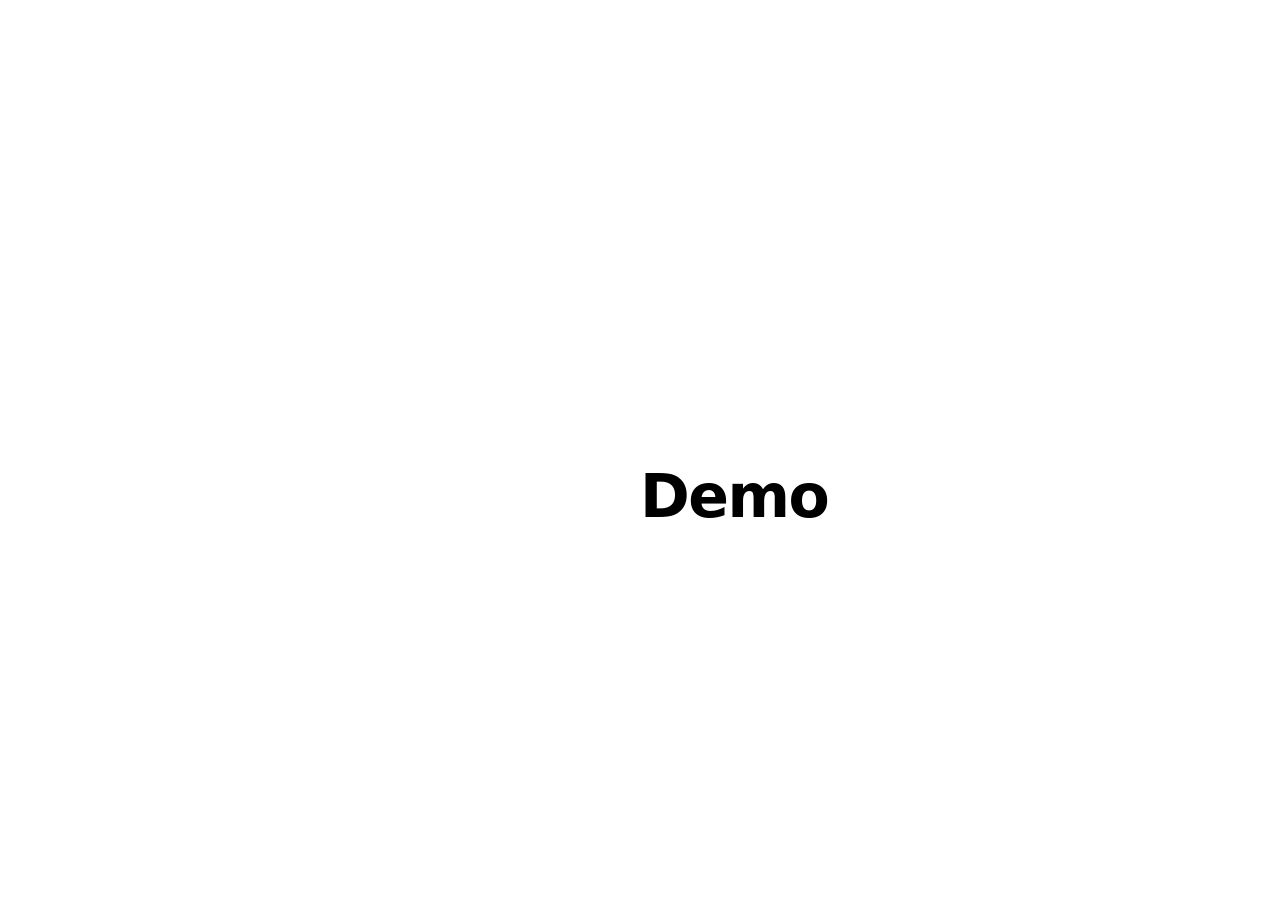
<file: index.html>
<!DOCTYPE html>
<html lang="en-AU">
  <head>
    <meta charset="UTF-8" />
    <meta name="viewport" content="width=device-width, initial-scale=1.0" />
    <title>Demo</title>
    <link rel="stylesheet" href="src/output.css" />
  </head>
  <body class="overflow-hidden">
    <div
      class="flex min-h-[100vh] flex-col items-center justify-center bg-gradient-to-r from-primary to-secondary"
    >
      <div class="mx-auto max-w-md text-center">
        <h1
          class="absolute mt-4 text-6xl font-bold tracking-tight text-primary-foreground sm:text-6xl cursor-default"
        >
          Demo
        </h1>
      </div>
    </div>
    <script>
      document.addEventListener("mousemove", function (event) {
        var x = event.clientX;
        var y = event.clientY;
        var h1 = document.querySelector("h1");
        h1.style.left = x - h1.offsetWidth / 2 + "px";
        h1.style.top = y - h1.offsetHeight + "px";
      });

      document.querySelector("h1").addEventListener("click", function () {
        this.style.transition = "transform 1s ease";
        var rotation = getComputedStyle(this).getPropertyValue("transform");
        if (rotation === "none") {
          this.style.transform = "rotate(360deg)";
        } else {
          this.style.transform = "none";
        }
      });

      var colors = ["#FFCCCC", "#FFDDCC", "#FFEACC", "#FFF9CC"]; // Define the colors you want to transition between
      var currentIndex = 0; // Start with the first color

      function changeBackgroundColor() {
        document.body.style.transition = "background-color 1s ease"; // Set the transition duration and easing
        document.body.style.backgroundColor = colors[currentIndex]; // Change the background color

        currentIndex = (currentIndex + 1) % colors.length; // Move to the next color in the array
      }

      setInterval(changeBackgroundColor, 2000); // Call the function every 2 seconds (adjust the interval as needed)
    </script>
  </body>
</html>
</file>
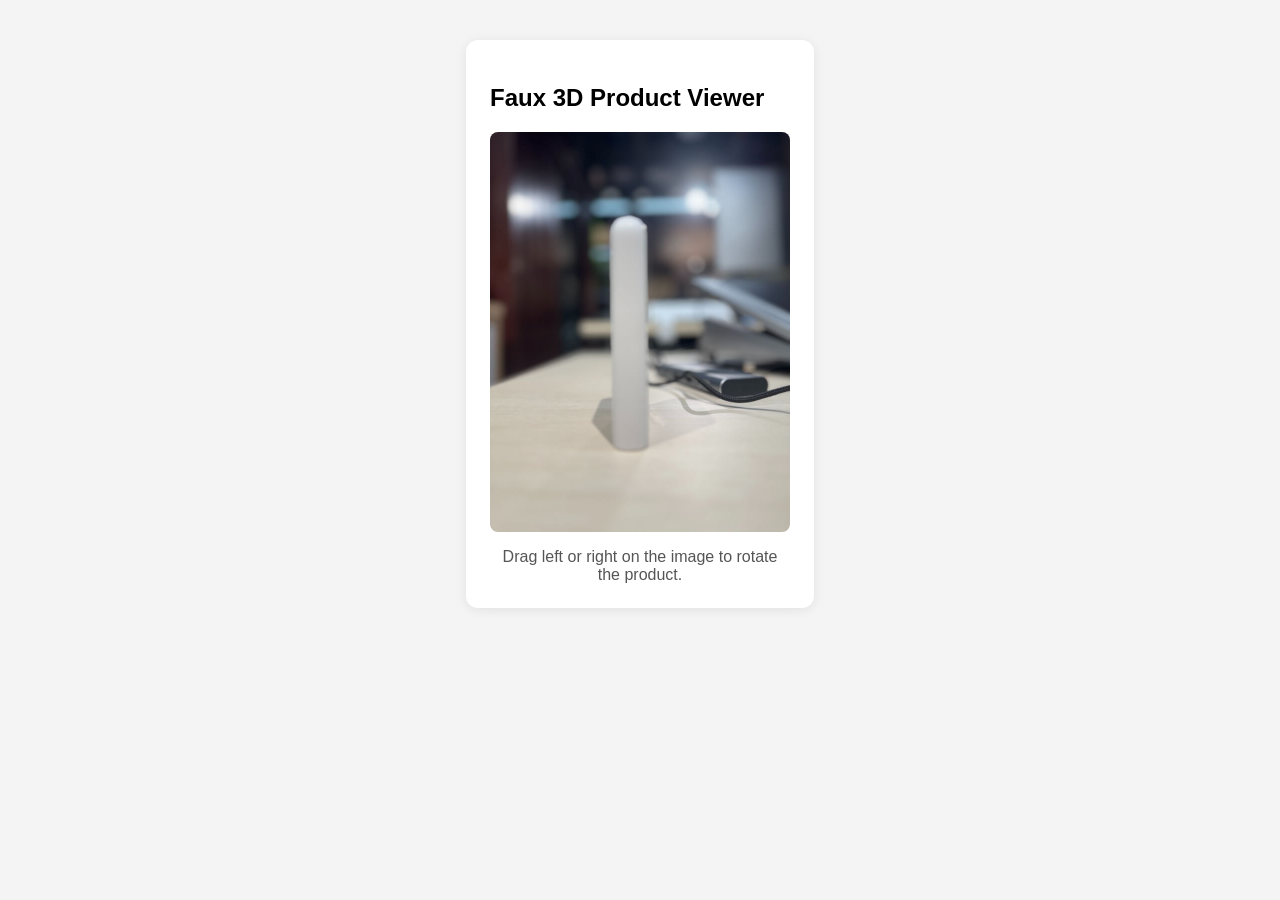
<file: faux-3d-imagery/index.html>
<!DOCTYPE html>
<html lang="en">
  <head>
    <meta charset="UTF-8" />
    <meta name="viewport" content="width=device-width, initial-scale=1.0" />
    <title>Faux 3D Image Viewer Demo</title>
    <style>
      body {
        font-family: sans-serif;
        background: #f4f4f4;
      }
      .container {
        max-width: 300px;
        margin: 40px auto;
        background: #fff;
        padding: 24px;
        border-radius: 12px;
        box-shadow: 0 2px 12px rgba(0, 0, 0, 0.08);
      }
      .viewer {
        width: 100%;
        height: 400px;
        background: #222;
        display: flex;
        align-items: center;
        justify-content: center;
        overflow: hidden;
        border-radius: 8px;
        cursor: ew-resize;
        user-select: none;
        position: relative;
      }
      .viewer img {
        max-width: 100%;
        max-height: 100%;
        display: block;
        margin: 0 auto;
        pointer-events: none;
        transition: opacity 0.1s;
      }
      .instructions {
        margin-top: 16px;
        color: #555;
        text-align: center;
      }
    </style>
  </head>
  <body>
    <div class="container">
      <h2>Faux 3D Product Viewer</h2>
      <div class="viewer" id="viewer">
        <img id="productImage" src="img/1.jpg" alt="3D Product View" />
      </div>
      <div class="instructions">
        Drag left or right on the image to rotate the product.
      </div>
    </div>
    <script>
      // Preload images
      const images = [
        "img/1.jpg",
        "img/2.jpg",
        "img/3.jpg",
        "img/4.jpg",
        "img/5.jpg",
        "img/6.jpg",
        "img/7.jpg",
        "img/8.jpg",
        "img/9.jpg",
      ];
      const preloadedImages = [];
      images.forEach((src) => {
        const img = new Image();
        img.src = src;
        preloadedImages.push(img);
      });
      let currentIndex = 0;
      let isDragging = false;
      let startX = 0;
      let lastIndex = 0;

      const viewer = document.getElementById("viewer");
      const productImage = document.getElementById("productImage");

      function updateImage(index) {
        productImage.src = images[index];
      }

      viewer.addEventListener("mousedown", (e) => {
        isDragging = true;
        startX = e.clientX;
        lastIndex = currentIndex;
        viewer.style.cursor = "grabbing";
      });
      document.addEventListener("mouseup", () => {
        isDragging = false;
        viewer.style.cursor = "ew-resize";
      });
      document.addEventListener("mousemove", (e) => {
        if (!isDragging) return;
        const dx = e.clientX - startX;
        const sensitivity = 20; // pixels per image
        let newIndex = lastIndex + Math.floor(dx / sensitivity);
        newIndex = ((newIndex % images.length) + images.length) % images.length;
        if (newIndex !== currentIndex) {
          currentIndex = newIndex;
          updateImage(currentIndex);
        }
      });
      // Touch support
      viewer.addEventListener("touchstart", (e) => {
        isDragging = true;
        startX = e.touches[0].clientX;
        lastIndex = currentIndex;
      });
      document.addEventListener("touchend", () => {
        isDragging = false;
      });
      document.addEventListener("touchmove", (e) => {
        if (!isDragging) return;
        const dx = e.touches[0].clientX - startX;
        const sensitivity = 20;
        let newIndex = lastIndex + Math.floor(dx / sensitivity);
        newIndex = ((newIndex % images.length) + images.length) % images.length;
        if (newIndex !== currentIndex) {
          currentIndex = newIndex;
          updateImage(currentIndex);
        }
      });
    </script>
  </body>
</html>
</file>
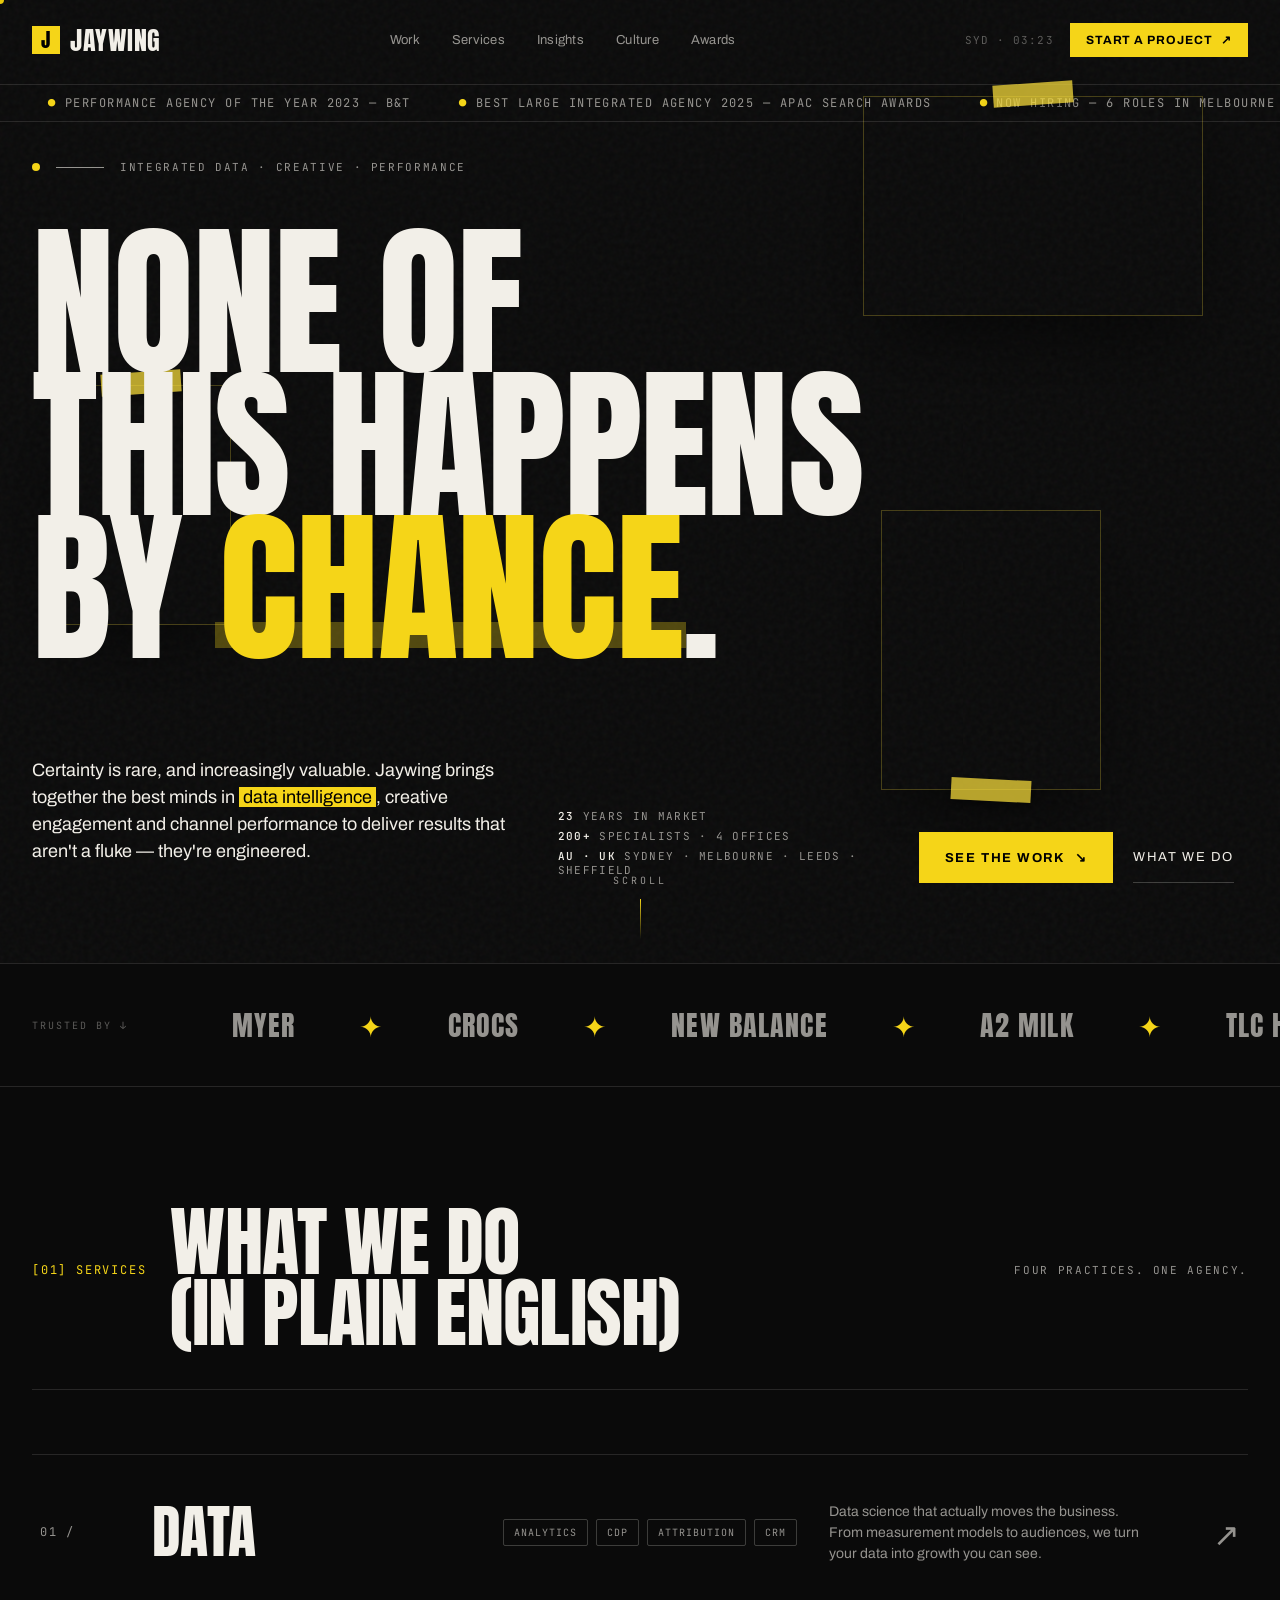
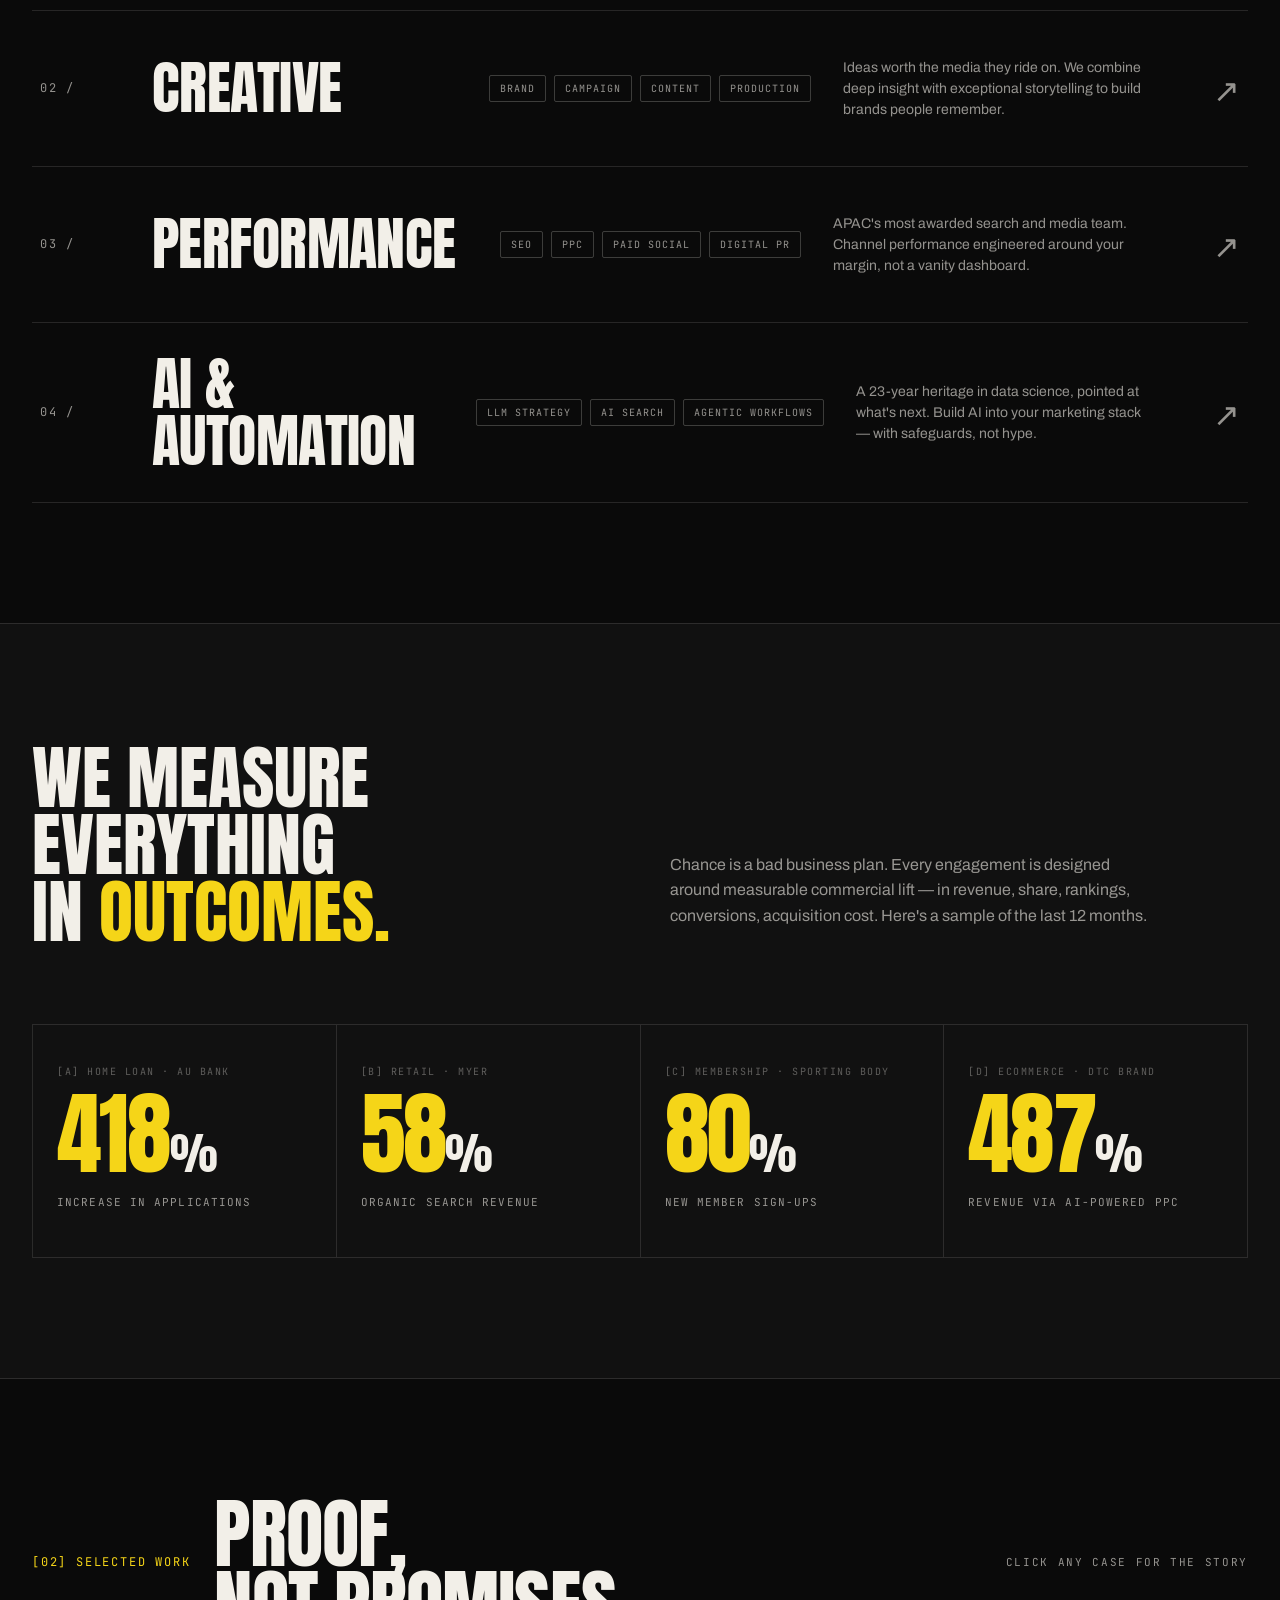
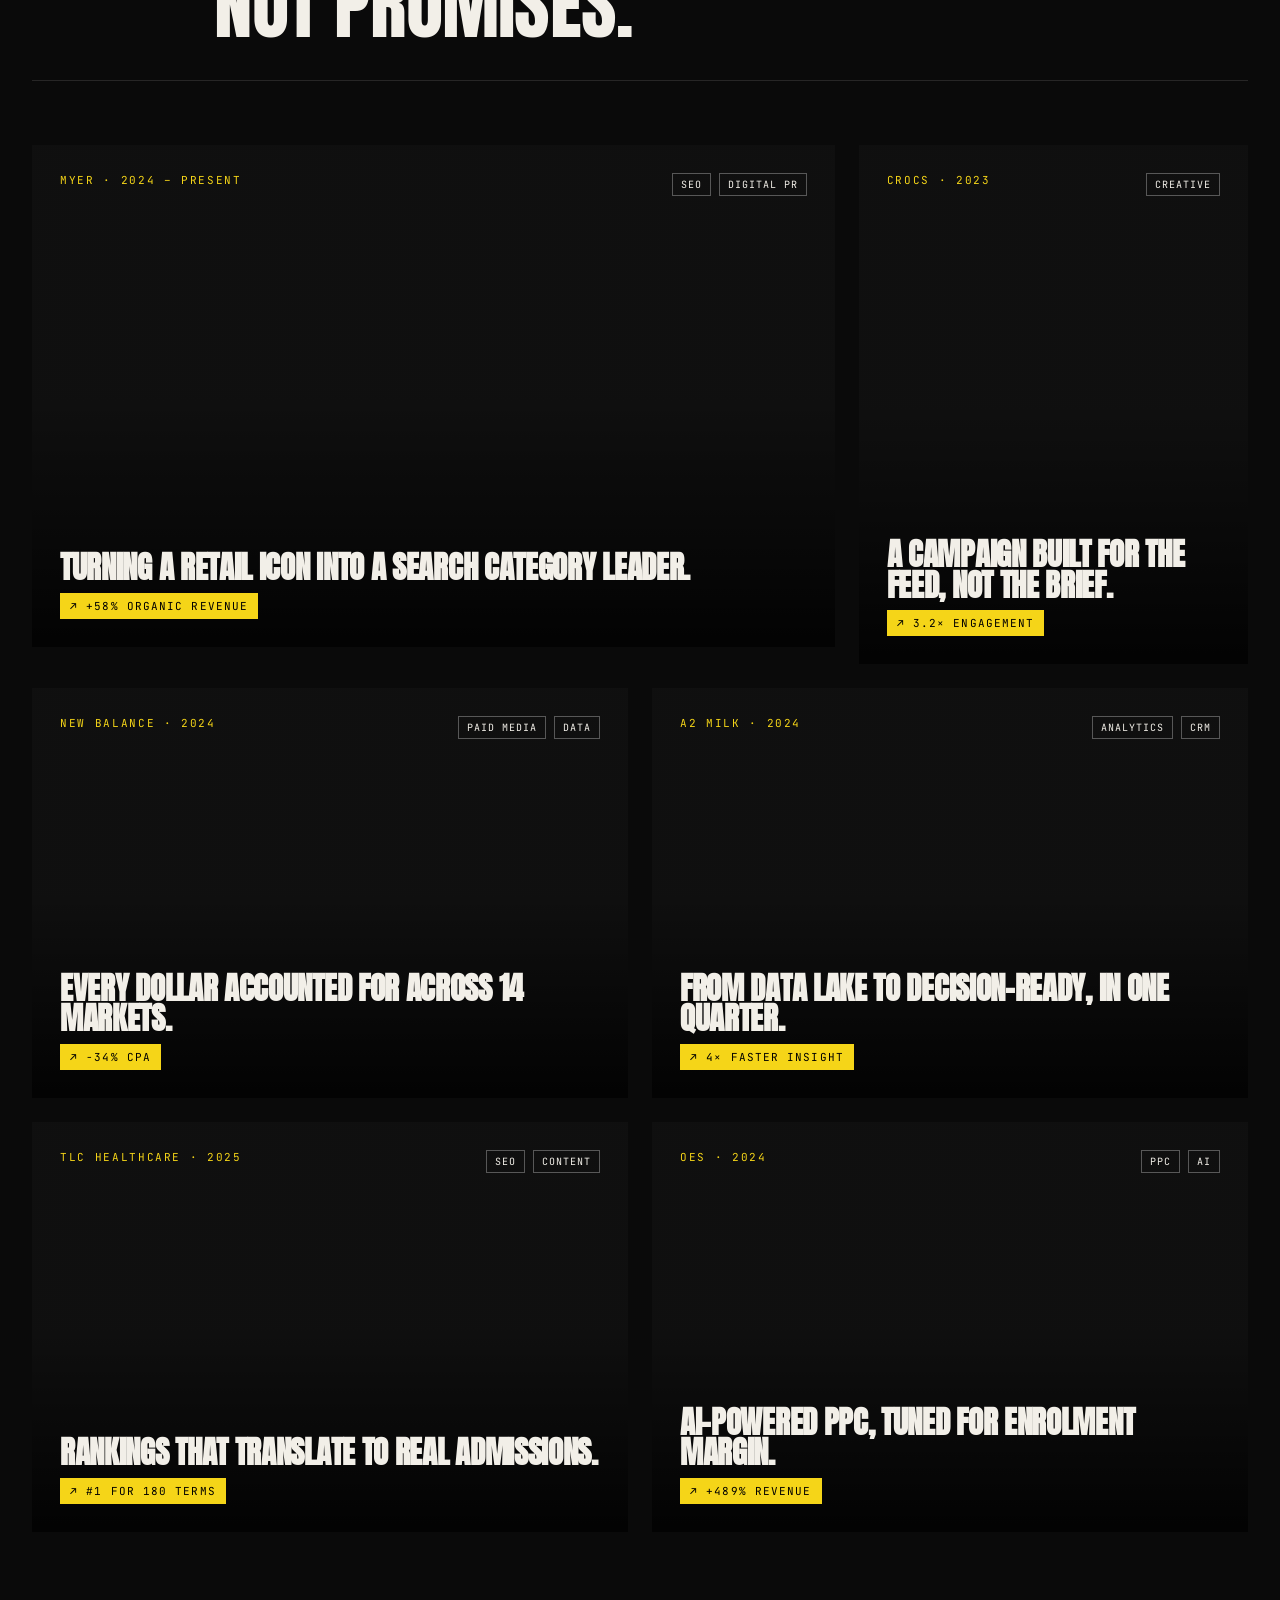
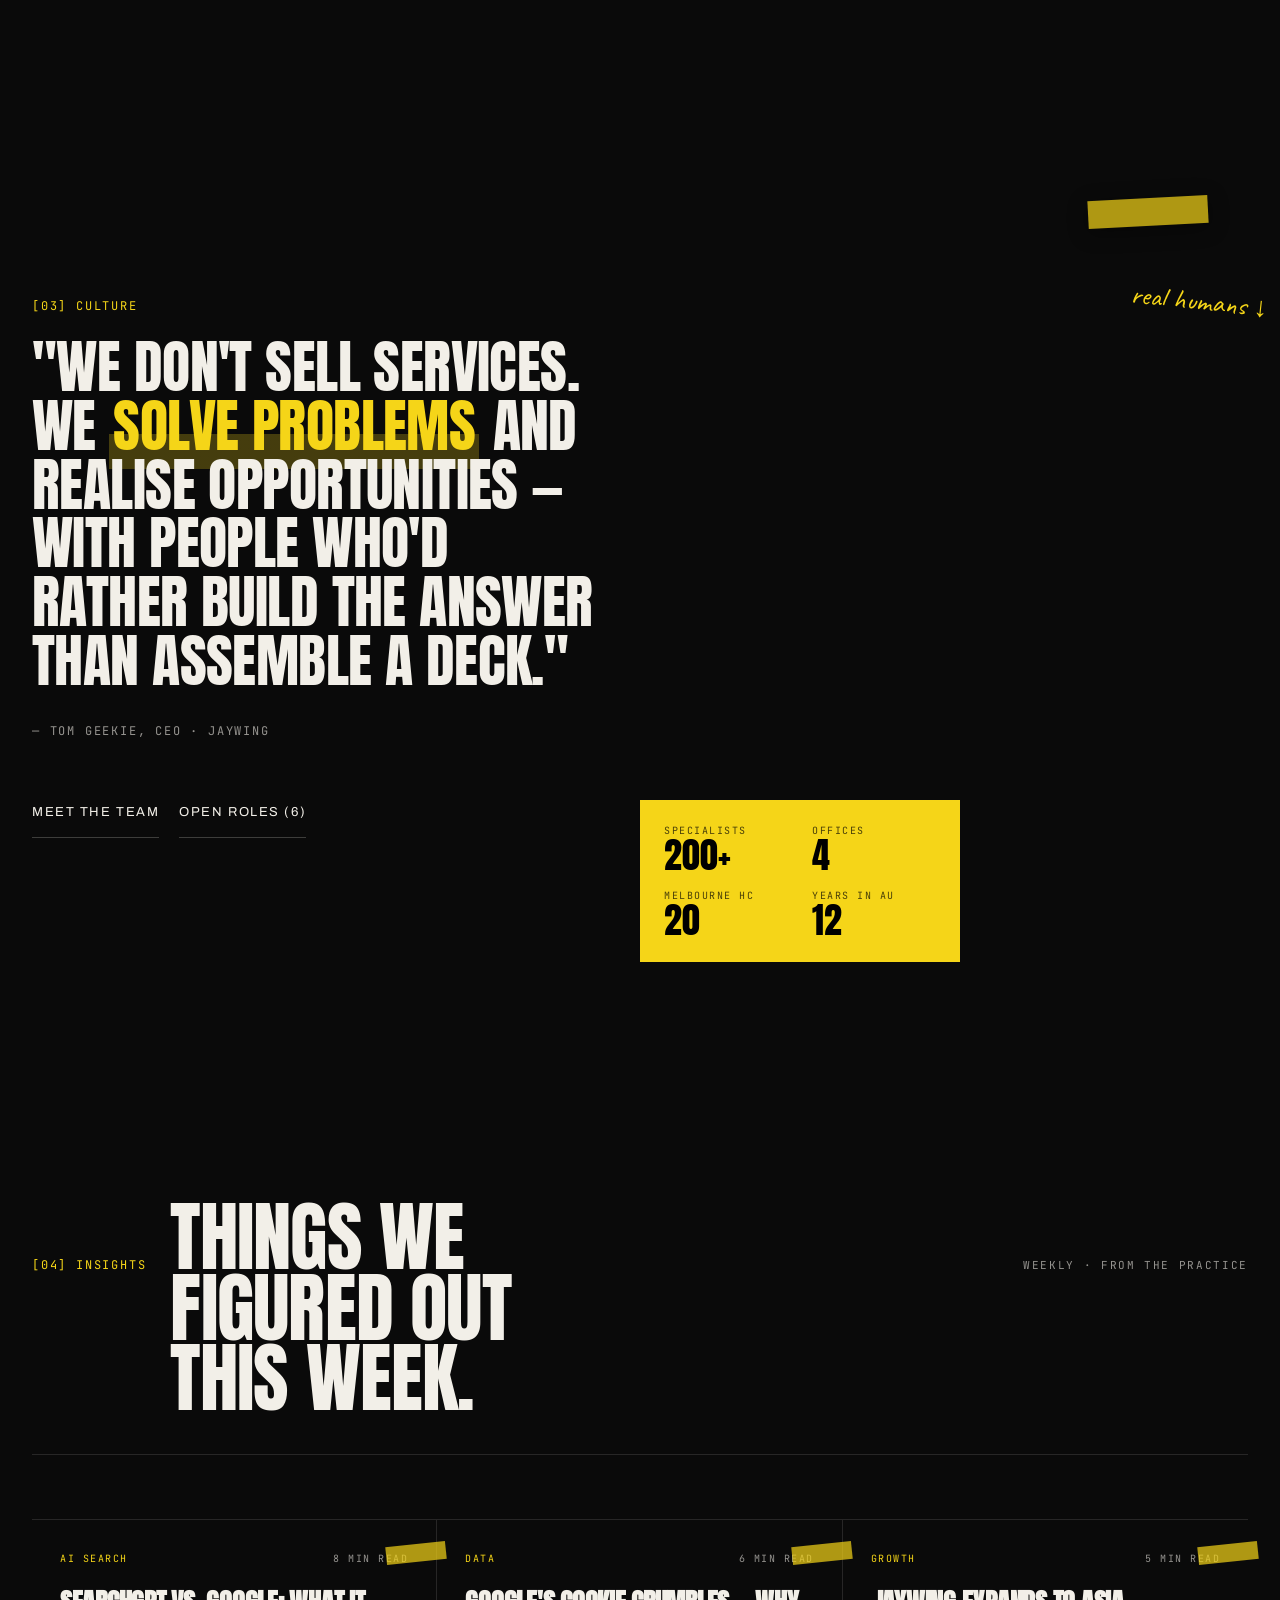
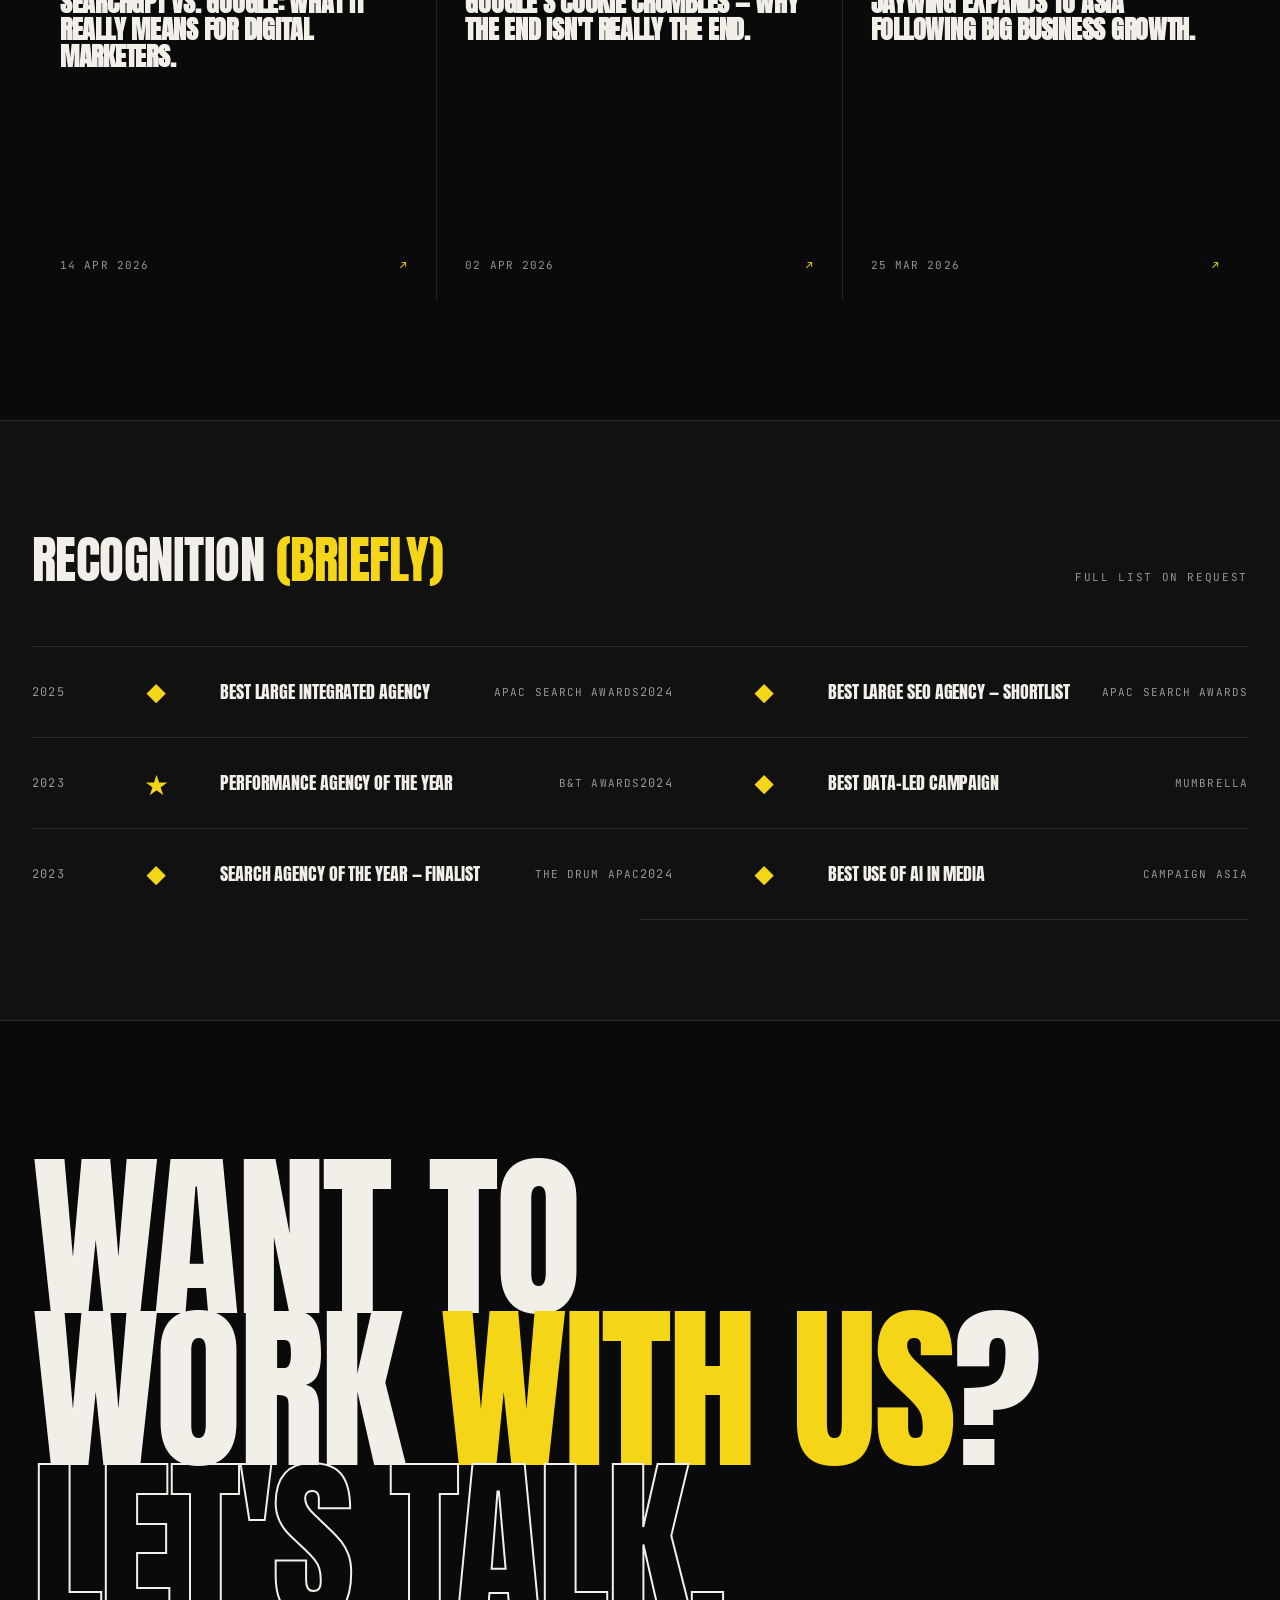
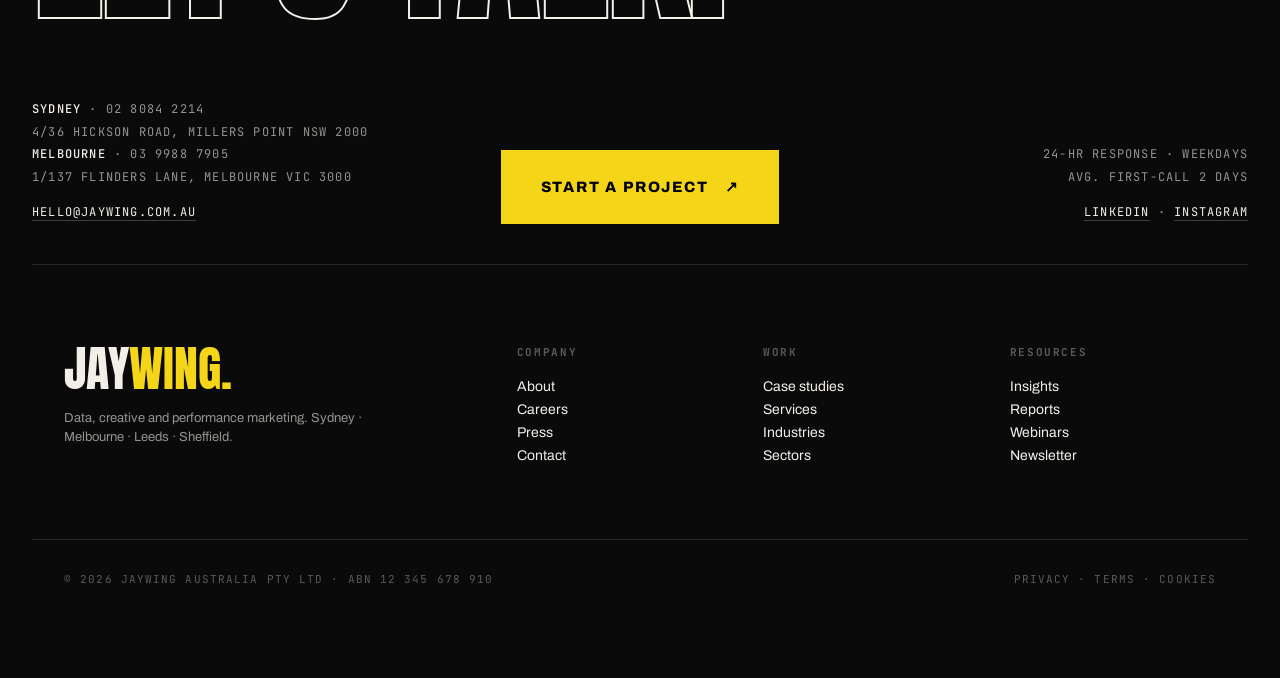
<file: jaywing/index.html>
<!doctype html>
<html lang="en">
<head>
<meta charset="utf-8" />
<meta name="viewport" content="width=device-width,initial-scale=1" />
<title>Jaywing — Data, Creative & Performance</title>
<link rel="preconnect" href="https://fonts.googleapis.com" />
<link rel="preconnect" href="https://fonts.gstatic.com" crossorigin />
<link href="https://fonts.googleapis.com/css2?family=Anton&family=Archivo:wght@400;500;600;700;800&family=Archivo+Narrow:wght@400;500;600;700&family=JetBrains+Mono:wght@400;500&family=Caveat:wght@400;600;700&display=swap" rel="stylesheet" />
<style>
  :root {
    --bg: #0a0a0a;
    --bg-2: #111111;
    --ink: #f2efe8;
    --ink-dim: rgba(242,239,232,0.6);
    --ink-dimmer: rgba(242,239,232,0.35);
    --line: rgba(242,239,232,0.12);
    --line-2: rgba(242,239,232,0.22);
    --yellow: #f5d518;
    --yellow-2: #ffe433;
    --hand: 'Caveat', cursive;
    --mono: 'JetBrains Mono', ui-monospace, monospace;
    --body: 'Archivo', 'Helvetica Neue', Arial, sans-serif;
    --display: 'Anton', 'Archivo Narrow', 'Helvetica Neue', Arial, sans-serif;
  }
  * { box-sizing: border-box; }
  html, body { margin: 0; padding: 0; background: var(--bg); color: var(--ink); font-family: var(--body); -webkit-font-smoothing: antialiased; }
  body { overflow-x: hidden; }
  a { color: inherit; text-decoration: none; }
  button { font: inherit; color: inherit; background: none; border: none; cursor: pointer; padding: 0; }
  img { max-width: 100%; display: block; }

  /* ===== Custom cursor ===== */
  .cursor {
    position: fixed; top: 0; left: 0; width: 8px; height: 8px; border-radius: 50%;
    background: var(--yellow); pointer-events: none; z-index: 10000; mix-blend-mode: difference;
    transform: translate(-50%,-50%); transition: width .2s ease, height .2s ease, background .2s ease;
  }
  .cursor.big { width: 56px; height: 56px; background: var(--yellow); }
  @media (max-width: 900px) { .cursor { display: none; } }

  /* ===== Nav ===== */
  .nav {
    position: fixed; top: 0; left: 0; right: 0; z-index: 1000;
    display: flex; align-items: center; justify-content: space-between;
    padding: 20px 32px; transition: background .3s ease, backdrop-filter .3s ease, padding .3s ease, border-color .3s ease;
    border-bottom: 1px solid transparent;
  }
  .nav.solid { background: rgba(10,10,10,0.85); backdrop-filter: blur(12px); border-bottom-color: var(--line); padding: 14px 32px; }
  .brand { display: flex; align-items: center; gap: 10px; font-family: var(--display); font-size: 26px; letter-spacing: .02em; }
  .brand .mark {
    width: 28px; height: 28px; background: var(--yellow); display: grid; place-items: center;
    color: #000; font-family: var(--display); font-size: 20px; line-height: 1;
  }
  .nav-links { display: flex; gap: 4px; }
  .nav-links a {
    padding: 10px 14px; font-size: 13px; letter-spacing: .02em; color: var(--ink-dim);
    position: relative; transition: color .2s;
  }
  .nav-links a:hover { color: var(--ink); }
  .nav-links a::after {
    content: ''; position: absolute; left: 14px; right: 14px; bottom: 6px; height: 1px; background: var(--yellow);
    transform: scaleX(0); transform-origin: left; transition: transform .3s ease;
  }
  .nav-links a:hover::after { transform: scaleX(1); }
  .nav-right { display: flex; align-items: center; gap: 16px; }
  .nav-time { font-family: var(--mono); font-size: 11px; color: var(--ink-dimmer); letter-spacing: .1em; text-transform: uppercase; }
  .btn-work {
    background: var(--yellow); color: #000; padding: 10px 16px; font-weight: 700; font-size: 12px;
    letter-spacing: .08em; text-transform: uppercase; display: inline-flex; align-items: center; gap: 8px;
    transition: transform .2s ease, background .2s ease;
  }
  .btn-work:hover { background: var(--yellow-2); transform: translateY(-1px); }
  .btn-work .arrow { display: inline-block; transition: transform .2s ease; }
  .btn-work:hover .arrow { transform: translate(2px,-2px); }
  @media (max-width: 900px) { .nav-links, .nav-time { display: none; } }

  /* ===== Hero ===== */
  .hero { position: relative; min-height: 100vh; padding: 120px 32px 80px; overflow: hidden; }
  .hero-grain {
    position: absolute; inset: 0; pointer-events: none; opacity: .07; z-index: 1;
    background-image: url("data:image/svg+xml,%3Csvg viewBox='0 0 200 200' xmlns='http://www.w3.org/2000/svg'%3E%3Cfilter id='n'%3E%3CfeTurbulence type='fractalNoise' baseFrequency='0.9' numOctaves='2'/%3E%3C/filter%3E%3Crect width='200' height='200' filter='url(%23n)' opacity='0.6'/%3E%3C/svg%3E");
  }
  .hero-ticker {
    position: absolute; top: 84px; left: 0; right: 0; overflow: hidden;
    border-top: 1px solid var(--line); border-bottom: 1px solid var(--line);
    padding: 10px 0; font-family: var(--mono); font-size: 12px; color: var(--ink-dim);
    letter-spacing: .12em; text-transform: uppercase; white-space: nowrap; z-index: 2;
  }
  .hero-ticker .track { display: inline-flex; gap: 48px; animation: tk 40s linear infinite; padding-left: 48px; }
  .hero-ticker .dot { color: var(--yellow); }
  @keyframes tk { to { transform: translateX(-50%); } }

  .hero-grid {
    position: relative; z-index: 3; max-width: 1600px; margin: 40px auto 0;
    display: grid; grid-template-columns: 1fr; gap: 24px;
  }
  .hero-eyebrow {
    display: flex; align-items: center; gap: 16px;
    font-family: var(--mono); font-size: 11px; color: var(--ink-dim); letter-spacing: .15em; text-transform: uppercase;
  }
  .hero-eyebrow .bar { width: 48px; height: 1px; background: var(--ink-dim); }
  .hero-eyebrow .pulse { width: 8px; height: 8px; border-radius: 50%; background: var(--yellow); box-shadow: 0 0 0 0 rgba(245,213,24,0.5); animation: pulse 2s infinite; }
  @keyframes pulse { 0%{ box-shadow: 0 0 0 0 rgba(245,213,24,0.6);} 70%{ box-shadow: 0 0 0 12px rgba(245,213,24,0);} 100%{ box-shadow: 0 0 0 0 rgba(245,213,24,0);} }

  .hero-headline {
    font-family: var(--display); font-weight: 400; text-transform: uppercase;
    font-size: clamp(64px, 13vw, 220px); line-height: 0.86; letter-spacing: -0.01em;
    margin: 32px 0 0; position: relative;
  }
  .hero-headline .line { display: block; position: relative; overflow: visible; }
  .hero-headline .word { display: inline-block; transition: transform .3s ease; }
  .hero-headline .y { color: var(--yellow); position: relative; display: inline-block; }
  .hero-headline .y::after {
    content: ''; position: absolute; left: -4px; right: -4px; bottom: 8%; height: 18%;
    background: var(--yellow); mix-blend-mode: multiply; z-index: -1; opacity: 0;
    transform: scaleX(0); transform-origin: left; transition: transform .6s ease, opacity .3s;
  }
  .hero-headline.show .y::after { opacity: .3; transform: scaleX(1); }
  .hero-headline .strike { position: relative; }
  .hero-headline .strike::before {
    content: ''; position: absolute; left: -2%; right: -2%; top: 55%; height: 6px; background: var(--yellow);
    transform: scaleX(0); transform-origin: left; transition: transform .8s cubic-bezier(.2,.8,.2,1) .3s;
  }
  .hero-headline.show .strike::before { transform: scaleX(1); }

  .hero-floater {
    position: absolute; z-index: 2; pointer-events: none;
    width: 280px; height: 180px; background-size: cover; background-position: center;
    border: 1px solid rgba(245,213,24,0.25); box-shadow: 0 30px 80px -20px rgba(0,0,0,0.6);
    filter: grayscale(0.2) contrast(1.05);
  }
  .hero-floater.f1 { top: 10%; right: 6%; width: 340px; height: 220px; transform: rotate(-3deg); }
  .hero-floater.f2 { bottom: 18%; right: 14%; width: 220px; height: 280px; transform: rotate(4deg); }
  .hero-floater.f3 { top: 40%; left: 4%; width: 180px; height: 240px; transform: rotate(-2deg); }
  .hero-floater .tape {
    position: absolute; top: -14px; left: 50%; width: 80px; height: 22px;
    background: rgba(245,213,24,0.75); transform: translateX(-50%) rotate(-4deg);
    box-shadow: 0 4px 12px rgba(0,0,0,0.4);
  }
  .hero-floater.f2 .tape { top: auto; bottom: -12px; transform: translateX(-50%) rotate(3deg); }
  .hero-floater .cap {
    position: absolute; bottom: -28px; left: 0; font-family: var(--hand); font-size: 22px; color: var(--yellow);
    transform: rotate(-4deg);
  }

  .hero-footer {
    position: relative; z-index: 3; max-width: 1600px; margin: 80px auto 0;
    display: grid; grid-template-columns: 1.5fr 1fr 1fr; gap: 32px; align-items: end;
  }
  .hero-lede { font-size: 18px; line-height: 1.5; max-width: 520px; color: var(--ink); }
  .hero-lede .hl { background: var(--yellow); color: #000; padding: 0 4px; }
  .hero-meta { font-family: var(--mono); font-size: 11px; color: var(--ink-dim); letter-spacing: .12em; text-transform: uppercase; }
  .hero-meta div { margin-bottom: 6px; }
  .hero-meta strong { color: var(--ink); font-weight: 500; }
  .hero-cta { display: flex; align-items: center; gap: 20px; }
  .btn-primary {
    background: var(--yellow); color: #000; padding: 18px 26px; font-weight: 700;
    font-size: 13px; letter-spacing: .12em; text-transform: uppercase; display: inline-flex; align-items: center; gap: 10px;
    transition: transform .2s ease;
  }
  .btn-primary:hover { transform: translate(2px,-2px); box-shadow: -4px 4px 0 var(--ink); }
  .btn-ghost {
    padding: 18px 0; font-size: 13px; letter-spacing: .12em; text-transform: uppercase; color: var(--ink);
    border-bottom: 1px solid var(--line-2); transition: border-color .2s;
  }
  .btn-ghost:hover { border-color: var(--yellow); color: var(--yellow); }

  .hero-scroll {
    position: absolute; bottom: 24px; left: 50%; transform: translateX(-50%);
    font-family: var(--mono); font-size: 10px; letter-spacing: .3em; color: var(--ink-dim);
    text-transform: uppercase; display: flex; flex-direction: column; align-items: center; gap: 12px;
    z-index: 3;
  }
  .hero-scroll::after { content: ''; width: 1px; height: 40px; background: linear-gradient(to bottom, var(--yellow), transparent); animation: scrollline 2s ease-in-out infinite; }
  @keyframes scrollline { 0%,100% { opacity: 1; } 50% { opacity: .2; } }

  /* ===== Section base ===== */
  section { position: relative; }
  .section { padding: 120px 32px; max-width: 1600px; margin: 0 auto; }
  .section-head {
    display: grid; grid-template-columns: auto 1fr auto; gap: 24px; align-items: baseline;
    padding-bottom: 40px; margin-bottom: 64px; border-bottom: 1px solid var(--line);
  }
  .section-num { font-family: var(--mono); font-size: 12px; color: var(--yellow); letter-spacing: .15em; text-transform: uppercase; }
  .section-title { font-family: var(--display); font-size: clamp(40px, 6vw, 84px); line-height: .92; text-transform: uppercase; font-weight: 400; letter-spacing: -.01em; margin: 0; }
  .section-kicker { font-family: var(--mono); font-size: 11px; color: var(--ink-dim); letter-spacing: .15em; text-transform: uppercase; text-align: right; }

  .reveal { opacity: 0; transform: translateY(40px); transition: opacity .8s ease, transform .8s ease; }
  .reveal.in { opacity: 1; transform: none; }

  /* ===== Logo bar ===== */
  .logos {
    padding: 40px 32px; border-top: 1px solid var(--line); border-bottom: 1px solid var(--line);
    overflow: hidden; position: relative;
  }
  .logos-label { position: absolute; top: 50%; left: 32px; transform: translateY(-50%); font-family: var(--mono); font-size: 10px; letter-spacing: .2em; text-transform: uppercase; color: var(--ink-dimmer); background: var(--bg); padding-right: 20px; z-index: 2; }
  .logos-track {
    display: flex; gap: 64px; white-space: nowrap; align-items: center;
    animation: logomarch 50s linear infinite;
    padding-left: 200px;
  }
  .logos-track .item {
    font-family: var(--display); font-size: 28px; letter-spacing: .04em; color: var(--ink-dim);
    transition: color .3s; text-transform: uppercase;
  }
  .logos-track .item:hover { color: var(--yellow); }
  .logos-track .dot { color: var(--yellow); }
  @keyframes logomarch { to { transform: translateX(-50%); } }

  /* ===== Services ===== */
  .services-list { border-top: 1px solid var(--line); }
  .service {
    display: grid; grid-template-columns: 80px 1fr auto 1fr 60px;
    gap: 32px; align-items: center; padding: 32px 8px;
    border-bottom: 1px solid var(--line);
    cursor: pointer; position: relative; overflow: hidden;
    transition: padding .3s ease;
  }
  .service::before {
    content: ''; position: absolute; inset: 0; background: var(--yellow);
    transform: translateY(100%); transition: transform .5s cubic-bezier(.2,.8,.2,1); z-index: 0;
  }
  .service:hover::before { transform: translateY(0); }
  .service > * { position: relative; z-index: 1; transition: color .3s ease; }
  .service:hover > * { color: #000; }
  .service-num { font-family: var(--mono); font-size: 12px; color: var(--ink-dim); letter-spacing: .15em; }
  .service-name { font-family: var(--display); font-size: clamp(32px, 4.5vw, 72px); letter-spacing: -.01em; text-transform: uppercase; line-height: 1; }
  .service-tags { display: flex; gap: 8px; flex-wrap: wrap; justify-content: flex-end; }
  .service-tag { font-family: var(--mono); font-size: 10px; letter-spacing: .1em; text-transform: uppercase; padding: 6px 10px; border: 1px solid var(--line-2); border-radius: 2px; color: var(--ink-dim); }
  .service:hover .service-tag { border-color: #000; color: #000; }
  .service-desc { font-size: 14px; line-height: 1.5; color: var(--ink-dim); max-width: 360px; }
  .service-arrow { font-family: var(--display); font-size: 32px; color: var(--ink-dim); justify-self: end; transition: transform .3s, color .3s; }
  .service:hover .service-arrow { transform: rotate(-45deg); color: #000; }

  /* ===== Stats ===== */
  .stats-wrap { padding: 120px 32px; background: var(--bg-2); border-top: 1px solid var(--line); border-bottom: 1px solid var(--line); }
  .stats-inner { max-width: 1600px; margin: 0 auto; }
  .stats-intro { display: grid; grid-template-columns: 1fr 1fr; gap: 60px; margin-bottom: 80px; align-items: end; }
  .stats-heading { font-family: var(--display); font-size: clamp(40px,5.5vw,72px); line-height: .95; text-transform: uppercase; font-weight: 400; margin: 0; }
  .stats-heading em { font-style: normal; color: var(--yellow); }
  .stats-sub { font-size: 16px; line-height: 1.6; color: var(--ink-dim); max-width: 480px; }
  .stats-grid { display: grid; grid-template-columns: repeat(4, 1fr); gap: 0; border-left: 1px solid var(--line); }
  .stat-cell {
    border-right: 1px solid var(--line); border-top: 1px solid var(--line); border-bottom: 1px solid var(--line);
    padding: 40px 24px; position: relative; overflow: hidden; cursor: pointer;
    transition: background .3s;
  }
  .stat-cell:hover { background: rgba(245,213,24,0.04); }
  .stat-label { font-family: var(--mono); font-size: 10px; letter-spacing: .15em; text-transform: uppercase; color: var(--ink-dimmer); margin-bottom: 16px; }
  .stat-value { font-family: var(--display); font-size: clamp(56px, 7vw, 104px); line-height: .9; color: var(--yellow); letter-spacing: -.02em; }
  .stat-value .unit { font-size: .5em; color: var(--ink); letter-spacing: 0; }
  .stat-client { font-family: var(--mono); font-size: 11px; color: var(--ink-dim); margin-top: 20px; letter-spacing: .1em; text-transform: uppercase; }
  .stat-desc { font-size: 13px; color: var(--ink-dim); margin-top: 8px; max-height: 0; opacity: 0; overflow: hidden; transition: max-height .4s ease, opacity .3s ease; }
  .stat-cell:hover .stat-desc { max-height: 80px; opacity: 1; }

  /* ===== Work / Case studies ===== */
  .work-grid { display: grid; grid-template-columns: repeat(6, 1fr); gap: 24px; }
  .case {
    position: relative; overflow: hidden; cursor: pointer; background: var(--bg-2);
    aspect-ratio: 4/3; transition: transform .4s ease;
  }
  .case.big { grid-column: span 4; aspect-ratio: 16/10; }
  .case.tall { grid-column: span 2; aspect-ratio: 3/4; }
  .case.wide { grid-column: span 3; aspect-ratio: 16/11; }
  .case.sm  { grid-column: span 3; aspect-ratio: 16/11; }
  .case-img { position: absolute; inset: 0; background-size: cover; background-position: center; transition: transform .8s cubic-bezier(.2,.8,.2,1), filter .4s; filter: grayscale(.3) contrast(1.05); }
  .case:hover .case-img { transform: scale(1.04); filter: none; }
  .case-scrim { position: absolute; inset: 0; background: linear-gradient(to top, rgba(0,0,0,.85) 0%, rgba(0,0,0,.1) 50%, rgba(0,0,0,.1) 100%); }
  .case-body { position: absolute; inset: 0; padding: 28px; display: flex; flex-direction: column; justify-content: space-between; }
  .case-top { display: flex; justify-content: space-between; align-items: flex-start; }
  .case-client { font-family: var(--mono); font-size: 11px; letter-spacing: .15em; text-transform: uppercase; color: var(--yellow); }
  .case-tags { display: flex; gap: 8px; }
  .case-tag { font-family: var(--mono); font-size: 10px; padding: 4px 8px; border: 1px solid rgba(255,255,255,0.3); letter-spacing: .1em; text-transform: uppercase; }
  .case-bottom { }
  .case-headline { font-family: var(--display); font-size: clamp(22px, 2.4vw, 40px); line-height: 1; text-transform: uppercase; margin: 0 0 10px; letter-spacing: -.01em; }
  .case-result {
    display: inline-flex; align-items: center; gap: 10px; font-family: var(--mono); font-size: 11px; color: #000;
    background: var(--yellow); padding: 6px 10px; letter-spacing: .1em; text-transform: uppercase;
  }
  .case-arrow {
    position: absolute; top: 20px; right: 20px; width: 44px; height: 44px;
    background: var(--yellow); color: #000; border-radius: 50%; display: grid; place-items: center;
    font-family: var(--display); font-size: 20px; transform: scale(0) rotate(-45deg); transition: transform .4s cubic-bezier(.2,.8,.2,1);
  }
  .case:hover .case-arrow { transform: scale(1) rotate(0deg); }
  @media (max-width: 1000px) { .work-grid { grid-template-columns: 1fr 1fr; } .case, .case.big, .case.tall, .case.wide, .case.sm { grid-column: span 1; } }

  /* ===== Quote / Culture ===== */
  .culture-wrap { padding: 160px 32px; position: relative; overflow: hidden; }
  .culture-inner { max-width: 1600px; margin: 0 auto; display: grid; grid-template-columns: 1fr 1fr; gap: 80px; align-items: center; }
  .culture-quote { font-family: var(--display); font-size: clamp(36px, 4.5vw, 64px); line-height: 1.02; text-transform: uppercase; font-weight: 400; margin: 0; letter-spacing: -.01em; }
  .culture-quote em { font-style: normal; color: var(--yellow); background-image: linear-gradient(transparent 60%, rgba(245,213,24,0.25) 60%); padding: 0 4px; }
  .culture-attr { margin-top: 32px; font-family: var(--mono); font-size: 12px; color: var(--ink-dim); letter-spacing: .15em; text-transform: uppercase; }
  .culture-visual { position: relative; aspect-ratio: 4/5; }
  .culture-img { position: absolute; inset: 0; background-size: cover; background-position: center; filter: grayscale(.2); }
  .culture-stats { position: absolute; left: -40px; bottom: -40px; background: var(--yellow); color: #000; padding: 24px; display: grid; grid-template-columns: 1fr 1fr; gap: 16px 24px; min-width: 320px; }
  .culture-stats .k { font-family: var(--mono); font-size: 10px; letter-spacing: .15em; text-transform: uppercase; opacity: .7; }
  .culture-stats .v { font-family: var(--display); font-size: 36px; line-height: 1; }
  .culture-tape { position: absolute; top: -14px; right: 40px; width: 120px; height: 28px; background: rgba(245,213,24,0.7); transform: rotate(-3deg); box-shadow: 0 4px 20px rgba(0,0,0,0.4); }
  .culture-hand { position: absolute; top: 10%; right: -20px; font-family: var(--hand); color: var(--yellow); font-size: 28px; transform: rotate(6deg); }

  /* ===== Insights ===== */
  .insights-grid { display: grid; grid-template-columns: repeat(3, 1fr); gap: 0; border-top: 1px solid var(--line); }
  .insight {
    border-right: 1px solid var(--line); padding: 32px 28px 28px; position: relative;
    display: flex; flex-direction: column; gap: 24px; min-height: 380px; cursor: pointer;
    transition: background .3s;
  }
  .insight:last-child { border-right: none; }
  .insight:hover { background: rgba(245,213,24,0.03); }
  .insight-meta { display: flex; justify-content: space-between; font-family: var(--mono); font-size: 10px; letter-spacing: .15em; text-transform: uppercase; color: var(--ink-dim); }
  .insight-meta .tag { color: var(--yellow); }
  .insight-title { font-family: var(--display); font-size: clamp(22px,2vw,32px); line-height: 1.05; text-transform: uppercase; flex: 1; margin: 0; letter-spacing: -.01em; }
  .insight-foot { display: flex; justify-content: space-between; align-items: center; font-family: var(--mono); font-size: 11px; color: var(--ink-dim); letter-spacing: .1em; text-transform: uppercase; }
  .insight-arrow { color: var(--yellow); transition: transform .3s; }
  .insight:hover .insight-arrow { transform: translate(4px,-4px); }
  .insight-tape { position: absolute; top: 24px; right: -10px; width: 60px; height: 18px; background: rgba(245,213,24,0.7); transform: rotate(-6deg); }
  @media (max-width: 1000px) { .insights-grid { grid-template-columns: 1fr; } .insight { border-right: none; border-bottom: 1px solid var(--line); } }

  /* ===== Awards ===== */
  .awards-wrap { padding: 100px 32px; border-top: 1px solid var(--line); border-bottom: 1px solid var(--line); background: var(--bg-2); }
  .awards-inner { max-width: 1600px; margin: 0 auto; }
  .awards-head { display: flex; justify-content: space-between; align-items: baseline; margin-bottom: 48px; flex-wrap: wrap; gap: 24px; }
  .awards-title { font-family: var(--display); font-size: clamp(32px, 4vw, 56px); text-transform: uppercase; letter-spacing: -.01em; margin: 0; font-weight: 400; }
  .awards-title em { font-style: normal; color: var(--yellow); }
  .awards-list { display: grid; grid-template-columns: repeat(2, 1fr); gap: 0; }
  .award { display: grid; grid-template-columns: 60px 80px 1fr auto; gap: 24px; align-items: center; padding: 24px 0; border-top: 1px solid var(--line); }
  .award:last-child { border-bottom: 1px solid var(--line); }
  .award-year { font-family: var(--mono); font-size: 12px; color: var(--ink-dim); letter-spacing: .1em; }
  .award-trophy { font-family: var(--display); font-size: 28px; color: var(--yellow); text-align: center; }
  .award-name { font-family: var(--display); font-size: clamp(18px, 1.4vw, 22px); text-transform: uppercase; letter-spacing: -.005em; line-height: 1.1; }
  .award-org { font-family: var(--mono); font-size: 11px; color: var(--ink-dim); letter-spacing: .1em; text-transform: uppercase; white-space: nowrap; }
  @media (max-width: 900px) { .awards-list { grid-template-columns: 1fr; } }

  /* ===== CTA footer ===== */
  .cta-wrap { padding: 140px 32px 60px; position: relative; overflow: hidden; }
  .cta-head { max-width: 1600px; margin: 0 auto 80px; }
  .cta-title { font-family: var(--display); font-size: clamp(80px, 14vw, 240px); line-height: .85; text-transform: uppercase; font-weight: 400; margin: 0; letter-spacing: -.02em; }
  .cta-title .outline { -webkit-text-stroke: 2px var(--ink); color: transparent; }
  .cta-title .y { color: var(--yellow); }
  .cta-row { display: grid; grid-template-columns: 1fr auto 1fr; align-items: end; gap: 40px; max-width: 1600px; margin: 0 auto; }
  .cta-form-btn {
    background: var(--yellow); color: #000; padding: 28px 40px; font-weight: 800; font-size: 15px;
    letter-spacing: .12em; text-transform: uppercase; display: inline-flex; align-items: center; gap: 16px;
    transition: transform .2s;
  }
  .cta-form-btn:hover { transform: translate(3px,-3px); box-shadow: -5px 5px 0 var(--ink); }
  .cta-details { font-family: var(--mono); font-size: 12px; color: var(--ink-dim); letter-spacing: .1em; text-transform: uppercase; line-height: 1.9; }
  .cta-details a { color: var(--ink); border-bottom: 1px solid var(--line-2); }
  .cta-details a:hover { color: var(--yellow); }

  .footer {
    padding: 80px 32px 32px; border-top: 1px solid var(--line); max-width: 1600px; margin: 40px auto 0;
    display: grid; grid-template-columns: 2fr 1fr 1fr 1fr; gap: 40px;
  }
  .footer-brand { font-family: var(--display); font-size: 48px; line-height: 1; text-transform: uppercase; }
  .footer-brand .y { color: var(--yellow); }
  .footer-tag { margin-top: 16px; font-size: 13px; color: var(--ink-dim); max-width: 320px; line-height: 1.5; }
  .footer-col h4 { font-family: var(--mono); font-size: 11px; letter-spacing: .15em; text-transform: uppercase; color: var(--ink-dimmer); margin: 0 0 16px; }
  .footer-col a { display: block; padding: 4px 0; font-size: 14px; color: var(--ink); transition: color .2s, transform .2s; }
  .footer-col a:hover { color: var(--yellow); transform: translateX(4px); }
  .legal { max-width: 1600px; margin: 40px auto 0; padding: 32px 32px; border-top: 1px solid var(--line); display: flex; justify-content: space-between; font-family: var(--mono); font-size: 11px; color: var(--ink-dimmer); letter-spacing: .1em; text-transform: uppercase; }

  /* ===== Modal ===== */
  .modal-backdrop {
    position: fixed; inset: 0; background: rgba(0,0,0,0.8); backdrop-filter: blur(6px);
    z-index: 2000; display: none; align-items: flex-start; justify-content: center; padding: 40px 20px;
    overflow-y: auto;
  }
  .modal-backdrop.open { display: flex; }
  .modal {
    background: var(--bg); max-width: 1100px; width: 100%; position: relative;
    border: 1px solid var(--line); animation: mIn .4s ease;
  }
  @keyframes mIn { from { opacity: 0; transform: translateY(40px); } }
  .modal-close {
    position: absolute; top: 20px; right: 20px; width: 44px; height: 44px; background: var(--yellow); color: #000;
    border-radius: 50%; font-family: var(--display); font-size: 22px; z-index: 2;
  }
  .modal-hero { aspect-ratio: 21/9; background-size: cover; background-position: center; position: relative; }
  .modal-hero-label { position: absolute; bottom: 24px; left: 24px; font-family: var(--mono); font-size: 11px; color: var(--yellow); letter-spacing: .15em; text-transform: uppercase; }
  .modal-body { padding: 48px; }
  .modal-title { font-family: var(--display); font-size: clamp(40px, 5vw, 72px); line-height: .95; text-transform: uppercase; margin: 0 0 32px; letter-spacing: -.01em; }
  .modal-grid { display: grid; grid-template-columns: 2fr 1fr; gap: 48px; }
  .modal-body p { font-size: 15px; line-height: 1.6; color: var(--ink-dim); }
  .modal-results { border-left: 1px solid var(--yellow); padding-left: 24px; }
  .modal-results h4 { font-family: var(--mono); font-size: 11px; letter-spacing: .15em; text-transform: uppercase; color: var(--ink-dim); margin: 0 0 16px; }
  .modal-stat { font-family: var(--display); font-size: 48px; line-height: 1; color: var(--yellow); margin-bottom: 4px; }
  .modal-stat-label { font-size: 12px; color: var(--ink-dim); margin-bottom: 24px; }
  .modal-tags { margin-top: 32px; display: flex; gap: 8px; flex-wrap: wrap; }
  .modal-tags span { font-family: var(--mono); font-size: 10px; padding: 6px 10px; border: 1px solid var(--line-2); letter-spacing: .1em; text-transform: uppercase; color: var(--ink-dim); }

  /* ===== Contact modal ===== */
  .contact-form { display: grid; gap: 20px; padding: 48px; }
  .contact-form h3 { font-family: var(--display); font-size: 48px; text-transform: uppercase; margin: 0 0 12px; }
  .form-row { display: grid; grid-template-columns: 1fr 1fr; gap: 20px; }
  .form-field { display: flex; flex-direction: column; gap: 8px; }
  .form-field label { font-family: var(--mono); font-size: 10px; letter-spacing: .15em; text-transform: uppercase; color: var(--ink-dim); }
  .form-field input, .form-field select, .form-field textarea {
    background: transparent; border: none; border-bottom: 1px solid var(--line-2); color: var(--ink);
    padding: 10px 0; font-family: var(--body); font-size: 15px; outline: none; transition: border-color .2s;
  }
  .form-field input:focus, .form-field select:focus, .form-field textarea:focus { border-color: var(--yellow); }
  .form-field textarea { resize: vertical; min-height: 80px; }
  .form-field select option { background: var(--bg); color: var(--ink); }
  .form-error { color: #ff6b6b; font-family: var(--mono); font-size: 11px; letter-spacing: .1em; display: none; }
  .form-error.show { display: block; }
  .form-submit { justify-self: start; background: var(--yellow); color: #000; padding: 18px 32px; font-weight: 800; font-size: 13px; letter-spacing: .12em; text-transform: uppercase; transition: transform .2s; }
  .form-submit:hover { transform: translate(2px,-2px); box-shadow: -4px 4px 0 var(--ink); }
  .form-success { padding: 48px; text-align: center; }
  .form-success .big { font-family: var(--display); font-size: 64px; color: var(--yellow); text-transform: uppercase; margin-bottom: 16px; }

  @media (max-width: 900px) {
    .hero-footer { grid-template-columns: 1fr; gap: 24px; }
    .stats-intro { grid-template-columns: 1fr; }
    .stats-grid { grid-template-columns: 1fr 1fr; }
    .service { grid-template-columns: 40px 1fr 40px; }
    .service-tags, .service-desc { display: none; }
    .culture-inner { grid-template-columns: 1fr; }
    .cta-row { grid-template-columns: 1fr; }
    .footer { grid-template-columns: 1fr 1fr; }
    .modal-grid { grid-template-columns: 1fr; }
    .form-row { grid-template-columns: 1fr; }
    .hero-floater { display: none; }
  }
</style>
</head>
<body>

<div class="cursor" id="cursor"></div>

<!-- ========== NAV ========== -->
<nav class="nav" id="nav">
  <a href="#" class="brand"><span class="mark">J</span>JAYWING</a>
  <div class="nav-links">
    <a href="#work">Work</a>
    <a href="#services">Services</a>
    <a href="#insights">Insights</a>
    <a href="#culture">Culture</a>
    <a href="#awards">Awards</a>
  </div>
  <div class="nav-right">
    <div class="nav-time" id="navtime">SYD · 09:08</div>
    <button class="btn-work" onclick="openContact()">Start a project <span class="arrow">↗</span></button>
  </div>
</nav>

<!-- ========== HERO ========== -->
<section class="hero" id="hero">
  <div class="hero-grain"></div>

  <div class="hero-ticker">
    <div class="track">
      <span><span class="dot">●</span> PERFORMANCE AGENCY OF THE YEAR 2023 — B&amp;T</span>
      <span><span class="dot">●</span> BEST LARGE INTEGRATED AGENCY 2025 — APAC SEARCH AWARDS</span>
      <span><span class="dot">●</span> NOW HIRING — 6 ROLES IN MELBOURNE &amp; SYDNEY</span>
      <span><span class="dot">●</span> +489% REVENUE · AI-POWERED PPC</span>
      <span><span class="dot">●</span> PERFORMANCE AGENCY OF THE YEAR 2023 — B&amp;T</span>
      <span><span class="dot">●</span> BEST LARGE INTEGRATED AGENCY 2025 — APAC SEARCH AWARDS</span>
      <span><span class="dot">●</span> NOW HIRING — 6 ROLES IN MELBOURNE &amp; SYDNEY</span>
      <span><span class="dot">●</span> +489% REVENUE · AI-POWERED PPC</span>
    </div>
  </div>

  <!-- Floating photos (using picsum so we get real imagery) -->
  <div class="hero-floater f1" data-parallax="0.08" style="background-image: url('https://images.unsplash.com/photo-1493238792000-8113da705763?w=800&q=70');">
    <div class="tape"></div>
  </div>
  <div class="hero-floater f2" data-parallax="0.15" style="background-image: url('https://images.unsplash.com/photo-1556761175-5973dc0f32e7?w=600&q=70');">
    <div class="tape"></div>
  </div>
  <div class="hero-floater f3" data-parallax="0.12" style="background-image: url('https://images.unsplash.com/photo-1590402494587-44b71d7772f6?w=600&q=70');">
    <div class="tape"></div>
  </div>

  <div class="hero-grid">
    <div class="hero-eyebrow">
      <span class="pulse"></span>
      <span class="bar"></span>
      <span>Integrated data · creative · performance</span>
    </div>
    <h1 class="hero-headline" id="headline">
      <span class="line"><span class="word">NONE</span> <span class="word">OF</span></span>
      <span class="line"><span class="word">THIS</span> <span class="word">HAPPENS</span></span>
      <span class="line"><span class="word">BY</span> <span class="word y">CHANCE<span class="underline"></span></span><span class="word">.</span></span>
    </h1>
  </div>

  <div class="hero-footer">
    <p class="hero-lede">
      Certainty is rare, and increasingly valuable. Jaywing brings together the best minds in
      <span class="hl">data intelligence</span>, creative engagement and channel performance to deliver results
      that aren't a fluke — they're engineered.
    </p>
    <div class="hero-meta">
      <div><strong>23</strong> years in market</div>
      <div><strong>200+</strong> specialists · 4 offices</div>
      <div><strong>AU · UK</strong> Sydney · Melbourne · Leeds · Sheffield</div>
    </div>
    <div class="hero-cta">
      <a href="#work" class="btn-primary" data-magnetic>See the work <span>↘</span></a>
      <a href="#services" class="btn-ghost">What we do</a>
    </div>
  </div>

  <div class="hero-scroll">SCROLL</div>
</section>

<!-- ========== LOGO BAR ========== -->
<div class="logos" id="logos">
  <span class="logos-label">Trusted by ↓</span>
  <div class="logos-track">
    <span class="item">MYER</span><span class="dot item">✦</span>
    <span class="item">CROCS</span><span class="dot item">✦</span>
    <span class="item">NEW BALANCE</span><span class="dot item">✦</span>
    <span class="item">A2 MILK</span><span class="dot item">✦</span>
    <span class="item">TLC HEALTHCARE</span><span class="dot item">✦</span>
    <span class="item">OES</span><span class="dot item">✦</span>
    <span class="item">MOBILE TYRE SHOP</span><span class="dot item">✦</span>
    <span class="item">MADAME TUSSAUDS</span><span class="dot item">✦</span>
    <span class="item">JET2</span><span class="dot item">✦</span>
    <!-- dupe -->
    <span class="item">MYER</span><span class="dot item">✦</span>
    <span class="item">CROCS</span><span class="dot item">✦</span>
    <span class="item">NEW BALANCE</span><span class="dot item">✦</span>
    <span class="item">A2 MILK</span><span class="dot item">✦</span>
    <span class="item">TLC HEALTHCARE</span><span class="dot item">✦</span>
    <span class="item">OES</span><span class="dot item">✦</span>
    <span class="item">MOBILE TYRE SHOP</span><span class="dot item">✦</span>
    <span class="item">MADAME TUSSAUDS</span><span class="dot item">✦</span>
    <span class="item">JET2</span><span class="dot item">✦</span>
  </div>
</div>

<!-- ========== SERVICES ========== -->
<section class="section" id="services">
  <div class="section-head reveal">
    <span class="section-num">[01] Services</span>
    <h2 class="section-title">What we do<br/>(in plain English)</h2>
    <span class="section-kicker">Four practices. One agency.</span>
  </div>

  <div class="services-list reveal">
    <div class="service" data-magnetic>
      <span class="service-num">01 /</span>
      <span class="service-name">Data</span>
      <div class="service-tags">
        <span class="service-tag">Analytics</span>
        <span class="service-tag">CDP</span>
        <span class="service-tag">Attribution</span>
        <span class="service-tag">CRM</span>
      </div>
      <p class="service-desc">Data science that actually moves the business. From measurement models to audiences, we turn your data into growth you can see.</p>
      <span class="service-arrow">↗</span>
    </div>

    <div class="service" data-magnetic>
      <span class="service-num">02 /</span>
      <span class="service-name">Creative</span>
      <div class="service-tags">
        <span class="service-tag">Brand</span>
        <span class="service-tag">Campaign</span>
        <span class="service-tag">Content</span>
        <span class="service-tag">Production</span>
      </div>
      <p class="service-desc">Ideas worth the media they ride on. We combine deep insight with exceptional storytelling to build brands people remember.</p>
      <span class="service-arrow">↗</span>
    </div>

    <div class="service" data-magnetic>
      <span class="service-num">03 /</span>
      <span class="service-name">Performance</span>
      <div class="service-tags">
        <span class="service-tag">SEO</span>
        <span class="service-tag">PPC</span>
        <span class="service-tag">Paid Social</span>
        <span class="service-tag">Digital PR</span>
      </div>
      <p class="service-desc">APAC's most awarded search and media team. Channel performance engineered around your margin, not a vanity dashboard.</p>
      <span class="service-arrow">↗</span>
    </div>

    <div class="service" data-magnetic>
      <span class="service-num">04 /</span>
      <span class="service-name">AI &amp; Automation</span>
      <div class="service-tags">
        <span class="service-tag">LLM Strategy</span>
        <span class="service-tag">AI Search</span>
        <span class="service-tag">Agentic Workflows</span>
      </div>
      <p class="service-desc">A 23-year heritage in data science, pointed at what's next. Build AI into your marketing stack — with safeguards, not hype.</p>
      <span class="service-arrow">↗</span>
    </div>
  </div>
</section>

<!-- ========== STATS ========== -->
<section class="stats-wrap" id="stats">
  <div class="stats-inner">
    <div class="stats-intro reveal">
      <h2 class="stats-heading">We measure<br/>everything<br/>in <em>outcomes.</em></h2>
      <p class="stats-sub">Chance is a bad business plan. Every engagement is designed around measurable commercial lift — in revenue, share, rankings, conversions, acquisition cost. Here's a sample of the last 12 months.</p>
    </div>

    <div class="stats-grid reveal">
      <div class="stat-cell" data-magnetic>
        <div class="stat-label">[A] Home Loan · AU Bank</div>
        <div class="stat-value"><span data-count="420">0</span><span class="unit">%</span></div>
        <div class="stat-client">Increase in applications</div>
        <div class="stat-desc">Full-funnel audience rebuild + creative retargeting on a national refinance push.</div>
      </div>
      <div class="stat-cell" data-magnetic>
        <div class="stat-label">[B] Retail · Myer</div>
        <div class="stat-value"><span data-count="58">0</span><span class="unit">%</span></div>
        <div class="stat-client">Organic search revenue</div>
        <div class="stat-desc">Technical SEO overhaul + content strategy + digital PR backlink campaign.</div>
      </div>
      <div class="stat-cell" data-magnetic>
        <div class="stat-label">[C] Membership · Sporting Body</div>
        <div class="stat-value"><span data-count="80">0</span><span class="unit">%</span></div>
        <div class="stat-client">New member sign-ups</div>
        <div class="stat-desc">Modelled acquisition scoring + creative A/B/n at scale across paid social.</div>
      </div>
      <div class="stat-cell" data-magnetic>
        <div class="stat-label">[D] eCommerce · DTC Brand</div>
        <div class="stat-value"><span data-count="489">0</span><span class="unit">%</span></div>
        <div class="stat-client">Revenue via AI-powered PPC</div>
        <div class="stat-desc">Bid-side automation against a custom margin-weighted value signal.</div>
      </div>
    </div>
  </div>
</section>

<!-- ========== WORK ========== -->
<section class="section" id="work">
  <div class="section-head reveal">
    <span class="section-num">[02] Selected work</span>
    <h2 class="section-title">Proof, <br/>not promises.</h2>
    <span class="section-kicker">Click any case for the story</span>
  </div>

  <div class="work-grid reveal">
    <article class="case big" data-case="myer">
      <div class="case-img" style="background-image: url('https://images.unsplash.com/photo-1556905055-8f358a7a47b2?w=1400&q=70');"></div>
      <div class="case-scrim"></div>
      <div class="case-body">
        <div class="case-top">
          <div>
            <div class="case-client">Myer · 2024 – present</div>
          </div>
          <div class="case-tags"><span class="case-tag">SEO</span><span class="case-tag">Digital PR</span></div>
        </div>
        <div class="case-bottom">
          <h3 class="case-headline">Turning a retail icon into a search category leader.</h3>
          <span class="case-result">↗ +58% organic revenue</span>
        </div>
      </div>
      <div class="case-arrow">↗</div>
    </article>

    <article class="case tall" data-case="crocs">
      <div class="case-img" style="background-image: url('https://images.unsplash.com/photo-1520639888713-7851133b1ed0?w=800&q=70');"></div>
      <div class="case-scrim"></div>
      <div class="case-body">
        <div class="case-top">
          <div class="case-client">Crocs · 2023</div>
          <div class="case-tags"><span class="case-tag">Creative</span></div>
        </div>
        <div class="case-bottom">
          <h3 class="case-headline">A campaign built for the feed, not the brief.</h3>
          <span class="case-result">↗ 3.2× engagement</span>
        </div>
      </div>
      <div class="case-arrow">↗</div>
    </article>

    <article class="case wide" data-case="newbalance">
      <div class="case-img" style="background-image: url('https://images.unsplash.com/photo-1542291026-7eec264c27ff?w=1200&q=70');"></div>
      <div class="case-scrim"></div>
      <div class="case-body">
        <div class="case-top">
          <div class="case-client">New Balance · 2024</div>
          <div class="case-tags"><span class="case-tag">Paid Media</span><span class="case-tag">Data</span></div>
        </div>
        <div class="case-bottom">
          <h3 class="case-headline">Every dollar accounted for across 14 markets.</h3>
          <span class="case-result">↗ -34% CPA</span>
        </div>
      </div>
      <div class="case-arrow">↗</div>
    </article>

    <article class="case sm" data-case="a2">
      <div class="case-img" style="background-image: url('https://images.unsplash.com/photo-1563636619-e9143da7973b?w=1200&q=70');"></div>
      <div class="case-scrim"></div>
      <div class="case-body">
        <div class="case-top">
          <div class="case-client">a2 Milk · 2024</div>
          <div class="case-tags"><span class="case-tag">Analytics</span><span class="case-tag">CRM</span></div>
        </div>
        <div class="case-bottom">
          <h3 class="case-headline">From data lake to decision-ready, in one quarter.</h3>
          <span class="case-result">↗ 4× faster insight</span>
        </div>
      </div>
      <div class="case-arrow">↗</div>
    </article>

    <article class="case wide" data-case="tlc">
      <div class="case-img" style="background-image: url('https://images.unsplash.com/photo-1576091160399-112ba8d25d1d?w=1200&q=70');"></div>
      <div class="case-scrim"></div>
      <div class="case-body">
        <div class="case-top">
          <div class="case-client">TLC Healthcare · 2025</div>
          <div class="case-tags"><span class="case-tag">SEO</span><span class="case-tag">Content</span></div>
        </div>
        <div class="case-bottom">
          <h3 class="case-headline">Rankings that translate to real admissions.</h3>
          <span class="case-result">↗ #1 for 180 terms</span>
        </div>
      </div>
      <div class="case-arrow">↗</div>
    </article>

    <article class="case sm" data-case="oes">
      <div class="case-img" style="background-image: url('https://images.unsplash.com/photo-1523240795612-9a054b0db644?w=1200&q=70');"></div>
      <div class="case-scrim"></div>
      <div class="case-body">
        <div class="case-top">
          <div class="case-client">OES · 2024</div>
          <div class="case-tags"><span class="case-tag">PPC</span><span class="case-tag">AI</span></div>
        </div>
        <div class="case-bottom">
          <h3 class="case-headline">AI-powered PPC, tuned for enrolment margin.</h3>
          <span class="case-result">↗ +489% revenue</span>
        </div>
      </div>
      <div class="case-arrow">↗</div>
    </article>
  </div>
</section>

<!-- ========== CULTURE ========== -->
<section class="culture-wrap" id="culture">
  <div class="culture-inner">
    <div class="reveal">
      <span class="section-num">[03] Culture</span>
      <h2 class="culture-quote" style="margin-top: 24px;">
        "We don't sell services. We <em>solve problems</em> and realise opportunities — with people who'd rather build the answer than assemble a deck."
      </h2>
      <div class="culture-attr">— Tom Geekie, CEO · Jaywing</div>

      <div style="margin-top: 48px; display: flex; gap: 20px; align-items: center;">
        <a href="#" class="btn-ghost">Meet the team</a>
        <a href="#" class="btn-ghost">Open roles (6)</a>
      </div>
    </div>

    <div class="culture-visual reveal">
      <div class="culture-tape"></div>
      <div class="culture-img" style="background-image: url('https://images.unsplash.com/photo-1522071820081-009f0129c71c?w=1200&q=70');"></div>
      <div class="culture-hand">real humans ↓</div>
      <div class="culture-stats">
        <div>
          <div class="k">Specialists</div>
          <div class="v">200+</div>
        </div>
        <div>
          <div class="k">Offices</div>
          <div class="v">4</div>
        </div>
        <div>
          <div class="k">Melbourne HC</div>
          <div class="v">20</div>
        </div>
        <div>
          <div class="k">Years in AU</div>
          <div class="v">12</div>
        </div>
      </div>
    </div>
  </div>
</section>

<!-- ========== INSIGHTS ========== -->
<section class="section" id="insights">
  <div class="section-head reveal">
    <span class="section-num">[04] Insights</span>
    <h2 class="section-title">Things we<br/>figured out<br/>this week.</h2>
    <span class="section-kicker">Weekly · from the practice</span>
  </div>

  <div class="insights-grid reveal">
    <article class="insight" data-article="searchgpt">
      <div class="insight-tape"></div>
      <div class="insight-meta">
        <span class="tag">AI SEARCH</span>
        <span>8 MIN READ</span>
      </div>
      <h3 class="insight-title">SearchGPT vs. Google: what it really means for digital marketers.</h3>
      <div class="insight-foot">
        <span>14 APR 2026</span>
        <span class="insight-arrow">↗</span>
      </div>
    </article>

    <article class="insight" data-article="cookies">
      <div class="insight-tape"></div>
      <div class="insight-meta">
        <span class="tag">DATA</span>
        <span>6 MIN READ</span>
      </div>
      <h3 class="insight-title">Google's cookie crumbles — why the end isn't really the end.</h3>
      <div class="insight-foot">
        <span>02 APR 2026</span>
        <span class="insight-arrow">↗</span>
      </div>
    </article>

    <article class="insight" data-article="asia">
      <div class="insight-tape"></div>
      <div class="insight-meta">
        <span class="tag">GROWTH</span>
        <span>5 MIN READ</span>
      </div>
      <h3 class="insight-title">Jaywing expands to Asia following big business growth.</h3>
      <div class="insight-foot">
        <span>25 MAR 2026</span>
        <span class="insight-arrow">↗</span>
      </div>
    </article>
  </div>
</section>

<!-- ========== AWARDS ========== -->
<section class="awards-wrap" id="awards">
  <div class="awards-inner">
    <div class="awards-head reveal">
      <h2 class="awards-title">Recognition <em>(briefly)</em></h2>
      <span class="section-kicker" style="font-family: var(--mono); font-size: 11px; color: var(--ink-dim); letter-spacing: .15em; text-transform: uppercase;">Full list on request</span>
    </div>

    <div class="awards-list reveal">
      <div class="award">
        <span class="award-year">2025</span>
        <span class="award-trophy">◆</span>
        <span class="award-name">Best Large Integrated Agency</span>
        <span class="award-org">APAC Search Awards</span>
      </div>
      <div class="award">
        <span class="award-year">2024</span>
        <span class="award-trophy">◆</span>
        <span class="award-name">Best Large SEO Agency — Shortlist</span>
        <span class="award-org">APAC Search Awards</span>
      </div>
      <div class="award">
        <span class="award-year">2023</span>
        <span class="award-trophy">★</span>
        <span class="award-name">Performance Agency of the Year</span>
        <span class="award-org">B&amp;T Awards</span>
      </div>
      <div class="award">
        <span class="award-year">2024</span>
        <span class="award-trophy">◆</span>
        <span class="award-name">Best Data-Led Campaign</span>
        <span class="award-org">Mumbrella</span>
      </div>
      <div class="award">
        <span class="award-year">2023</span>
        <span class="award-trophy">◆</span>
        <span class="award-name">Search Agency of the Year — Finalist</span>
        <span class="award-org">The Drum APAC</span>
      </div>
      <div class="award">
        <span class="award-year">2024</span>
        <span class="award-trophy">◆</span>
        <span class="award-name">Best Use of AI in Media</span>
        <span class="award-org">Campaign Asia</span>
      </div>
    </div>
  </div>
</section>

<!-- ========== CTA ========== -->
<section class="cta-wrap" id="cta">
  <div class="cta-head reveal">
    <h2 class="cta-title">
      <span>WANT TO</span><br/>
      <span>WORK <span class="y">WITH US</span>?</span><br/>
      <span class="outline">LET'S TALK.</span>
    </h2>
  </div>
  <div class="cta-row reveal">
    <div class="cta-details">
      <div><strong style="color: var(--ink); font-weight: 500;">SYDNEY</strong> · 02 8084 2214</div>
      <div>4/36 Hickson Road, Millers Point NSW 2000</div>
      <div><strong style="color: var(--ink); font-weight: 500;">MELBOURNE</strong> · 03 9988 7905</div>
      <div>1/137 Flinders Lane, Melbourne VIC 3000</div>
      <div style="margin-top: 12px;"><a href="mailto:hello@jaywing.com.au">hello@jaywing.com.au</a></div>
    </div>
    <button class="cta-form-btn" onclick="openContact()">
      Start a project <span>↗</span>
    </button>
    <div class="cta-details" style="text-align: right;">
      <div>24-hr response · weekdays</div>
      <div>Avg. first-call 2 days</div>
      <div style="margin-top: 12px;"><a href="#">LinkedIn</a> · <a href="#">Instagram</a></div>
    </div>
  </div>

  <footer class="footer">
    <div>
      <div class="footer-brand">JAY<span class="y">WING</span><span class="y">.</span></div>
      <p class="footer-tag">Data, creative and performance marketing. Sydney · Melbourne · Leeds · Sheffield.</p>
    </div>
    <div class="footer-col">
      <h4>Company</h4>
      <a href="#">About</a>
      <a href="#">Careers</a>
      <a href="#">Press</a>
      <a href="#">Contact</a>
    </div>
    <div class="footer-col">
      <h4>Work</h4>
      <a href="#">Case studies</a>
      <a href="#">Services</a>
      <a href="#">Industries</a>
      <a href="#">Sectors</a>
    </div>
    <div class="footer-col">
      <h4>Resources</h4>
      <a href="#">Insights</a>
      <a href="#">Reports</a>
      <a href="#">Webinars</a>
      <a href="#">Newsletter</a>
    </div>
  </footer>

  <div class="legal">
    <span>© 2026 Jaywing Australia Pty Ltd · ABN 12 345 678 910</span>
    <span>Privacy · Terms · Cookies</span>
  </div>
</section>

<!-- ========== CASE MODAL ========== -->
<div class="modal-backdrop" id="caseModal" onclick="if(event.target===this) closeModal()">
  <div class="modal" id="caseModalInner">
    <button class="modal-close" onclick="closeModal()">×</button>
    <div class="modal-hero" id="modalHero">
      <div class="modal-hero-label" id="modalClient">CLIENT</div>
    </div>
    <div class="modal-body">
      <h3 class="modal-title" id="modalTitle">Case title</h3>
      <div class="modal-grid">
        <div>
          <p id="modalChallenge"></p>
          <p id="modalSolution"></p>
          <div class="modal-tags" id="modalTags"></div>
        </div>
        <div class="modal-results">
          <h4>Results</h4>
          <div id="modalResults"></div>
        </div>
      </div>
    </div>
  </div>
</div>

<!-- ========== CONTACT MODAL ========== -->
<div class="modal-backdrop" id="contactModal" onclick="if(event.target===this) closeContact()">
  <div class="modal" style="max-width: 720px;">
    <button class="modal-close" onclick="closeContact()">×</button>
    <form class="contact-form" id="contactForm" onsubmit="return submitContact(event)">
      <h3>Start a <span style="color:var(--yellow);">project</span>.</h3>
      <p style="color: var(--ink-dim); font-size: 14px; margin: 0 0 12px;">We'll come back to you within a business day. No discovery calls that should've been emails.</p>

      <div class="form-row">
        <div class="form-field">
          <label>Your name</label>
          <input type="text" name="name" required />
        </div>
        <div class="form-field">
          <label>Company</label>
          <input type="text" name="company" required />
        </div>
      </div>
      <div class="form-row">
        <div class="form-field">
          <label>Work email</label>
          <input type="email" name="email" required />
          <span class="form-error" id="err-email">Looks like that's not a valid email.</span>
        </div>
        <div class="form-field">
          <label>Budget</label>
          <select name="budget" required>
            <option value="">Select range</option>
            <option>Under $50k</option>
            <option>$50k–$150k</option>
            <option>$150k–$500k</option>
            <option>$500k+</option>
            <option>Not sure yet</option>
          </select>
        </div>
      </div>
      <div class="form-field">
        <label>What do you need?</label>
        <select name="need" required>
          <option value="">Select</option>
          <option>Data &amp; analytics</option>
          <option>Creative &amp; brand</option>
          <option>Performance media</option>
          <option>SEO / digital PR</option>
          <option>AI &amp; automation</option>
          <option>Something else</option>
        </select>
      </div>
      <div class="form-field">
        <label>Tell us more</label>
        <textarea name="message" rows="4"></textarea>
      </div>
      <button type="submit" class="form-submit">Send ↗</button>
    </form>
    <div class="form-success" id="formSuccess" style="display:none;">
      <div class="big">Sent.</div>
      <p style="color: var(--ink-dim);">Thanks — we'll be in touch within one business day.</p>
      <button class="btn-ghost" onclick="closeContact()" style="margin-top: 24px;">Close</button>
    </div>
  </div>
</div>

<script>
/* ===== Cursor ===== */
const cursor = document.getElementById('cursor');
let cx = 0, cy = 0, tx = 0, ty = 0;
window.addEventListener('mousemove', e => { tx = e.clientX; ty = e.clientY; });
(function raf(){ cx += (tx-cx)*0.22; cy += (ty-cy)*0.22; cursor.style.transform=`translate(${cx}px,${cy}px) translate(-50%,-50%)`; requestAnimationFrame(raf); })();

/* Magnetic hover targets enlarge cursor */
document.querySelectorAll('[data-magnetic], a, button, .service, .case, .insight, .stat-cell').forEach(el => {
  el.addEventListener('mouseenter', () => cursor.classList.add('big'));
  el.addEventListener('mouseleave', () => cursor.classList.remove('big'));
});

/* ===== Nav solid on scroll ===== */
const nav = document.getElementById('nav');
window.addEventListener('scroll', () => {
  nav.classList.toggle('solid', window.scrollY > 40);
}, { passive: true });

/* ===== Clock ===== */
function updateTime(){
  const t = new Date();
  const syd = t.toLocaleTimeString('en-AU', { timeZone: 'Australia/Sydney', hour: '2-digit', minute: '2-digit', hour12: false });
  document.getElementById('navtime').textContent = 'SYD · ' + syd;
}
updateTime(); setInterval(updateTime, 30000);

/* ===== Hero parallax + headline word lift ===== */
const floaters = document.querySelectorAll('[data-parallax]');
const headline = document.getElementById('headline');
const words = headline.querySelectorAll('.word');
const hero = document.getElementById('hero');

hero.addEventListener('mousemove', (e) => {
  const rect = hero.getBoundingClientRect();
  const mx = (e.clientX - rect.left) / rect.width - 0.5;
  const my = (e.clientY - rect.top) / rect.height - 0.5;
  floaters.forEach(f => {
    const s = parseFloat(f.dataset.parallax);
    const existing = f.style.transform.match(/rotate\([-\d.]+deg\)/)?.[0] || '';
    f.style.transform = `translate(${mx * 60 * s * 10}px, ${my * 60 * s * 10}px) ${existing}`;
  });
  words.forEach((w, i) => {
    w.style.transform = `translate(${mx * (i%2 ? -8 : 8)}px, ${my * (i%2 ? 8 : -8)}px)`;
  });
});
hero.addEventListener('mouseleave', () => {
  floaters.forEach(f => { const existing = f.style.transform.match(/rotate\([-\d.]+deg\)/)?.[0] || ''; f.style.transform = existing; });
  words.forEach(w => w.style.transform = '');
});

/* Scroll-based parallax for floaters */
window.addEventListener('scroll', () => {
  const y = window.scrollY;
  floaters.forEach(f => {
    const s = parseFloat(f.dataset.parallax);
    const existing = f.style.transform.replace(/translateY\([-\d.]+px\)/, '');
    // store base rotate only
    const rot = existing.match(/rotate\([-\d.]+deg\)/)?.[0] || '';
    const trans = existing.match(/translate\([^)]+\)/)?.[0] || '';
    f.style.transform = `${trans} ${rot} translateY(${-y * s}px)`;
  });
}, { passive: true });

/* Trigger headline highlight */
setTimeout(() => headline.classList.add('show'), 500);

/* ===== Reveal on scroll ===== */
const io = new IntersectionObserver((entries) => {
  entries.forEach(e => { if (e.isIntersecting) e.target.classList.add('in'); });
}, { threshold: 0.12 });
document.querySelectorAll('.reveal').forEach(el => io.observe(el));

/* ===== Count-up stats ===== */
const countIO = new IntersectionObserver((entries) => {
  entries.forEach(e => {
    if (!e.isIntersecting) return;
    const el = e.target;
    if (el.dataset.done) return;
    el.dataset.done = '1';
    const target = parseInt(el.dataset.count, 10);
    const dur = 1400; const start = performance.now();
    (function tick(now){
      const p = Math.min(1, (now - start) / dur);
      const eased = 1 - Math.pow(1 - p, 3);
      el.textContent = Math.round(target * eased);
      if (p < 1) requestAnimationFrame(tick);
    })(start);
  });
}, { threshold: 0.4 });
document.querySelectorAll('[data-count]').forEach(el => countIO.observe(el));

/* ===== Case study modal ===== */
const CASES = {
  myer: {
    client: 'Myer · Retail · 2024 – present',
    title: 'Turning a retail icon into a search category leader.',
    img: 'https://images.unsplash.com/photo-1556905055-8f358a7a47b2?w=1800&q=75',
    challenge: "Myer needed to compete with pure-play eCommerce players who'd been eating their lunch in organic search for years. Rankings had stalled, technical debt had accumulated, and the content team wasn't being briefed on what would actually move rankings.",
    solution: "We stitched together a technical SEO rebuild, a content strategy keyed to commercial intent, and a digital PR programme that earned links from tier-1 Australian publishers. Every recommendation was modelled against forecast revenue before it shipped.",
    tags: ['SEO', 'Digital PR', 'Content', 'Analytics'],
    results: [
      { v: '+58%', l: 'Organic search revenue (YoY)' },
      { v: '+180', l: 'Terms ranking page 1' },
      { v: '#1', l: 'For 41 priority category terms' }
    ]
  },
  crocs: {
    client: 'Crocs · Footwear · 2023',
    title: 'A campaign built for the feed, not the brief.',
    img: 'https://images.unsplash.com/photo-1520639888713-7851133b1ed0?w=1800&q=75',
    challenge: "Crocs wanted to land a national moment without the throwaway social churn — something that actually retained brand meaning three weeks after launch.",
    solution: "We led with a simple creative platform, cut it into a dozen format-native pieces, and shipped through a paid social plan instrumented end-to-end for CRM pickup.",
    tags: ['Creative', 'Paid Social', 'Production'],
    results: [
      { v: '3.2×', l: 'Engagement vs. benchmark' },
      { v: '11M', l: 'Organic impressions' },
      { v: '+22%', l: 'Brand search lift' }
    ]
  },
  newbalance: {
    client: 'New Balance · Footwear · 2024',
    title: 'Every dollar accounted for across 14 markets.',
    img: 'https://images.unsplash.com/photo-1542291026-7eec264c27ff?w=1800&q=75',
    challenge: "Fragmented attribution across agencies and markets meant nobody could answer 'is this working?' without a three-hour call.",
    solution: "Consolidated measurement into a single MMM layer with platform-level validation, feeding an auction-time value signal into paid media bidding.",
    tags: ['Data', 'Paid Media', 'Analytics'],
    results: [
      { v: '-34%', l: 'Blended CPA' },
      { v: '+19%', l: 'Paid media ROI' },
      { v: '14', l: 'Markets unified' }
    ]
  },
  a2: {
    client: 'a2 Milk · FMCG · 2024',
    title: 'From data lake to decision-ready, in one quarter.',
    img: 'https://images.unsplash.com/photo-1563636619-e9143da7973b?w=1800&q=75',
    challenge: "The team had invested heavily in a data lake but couldn't get insights into the hands of marketers fast enough to matter.",
    solution: "We rebuilt the semantic layer, shipped decision-grade dashboards, and trained the marketing team on self-serve querying patterns they'd actually use.",
    tags: ['Data', 'Analytics', 'Enablement'],
    results: [
      { v: '4×', l: 'Faster time-to-insight' },
      { v: '87%', l: 'Team self-serve rate' },
      { v: '1 Q', l: 'End-to-end delivery' }
    ]
  },
  tlc: {
    client: 'TLC Healthcare · Aged Care · 2025',
    title: 'Rankings that translate to real admissions.',
    img: 'https://images.unsplash.com/photo-1576091160399-112ba8d25d1d?w=1800&q=75',
    challenge: "Aged care is a deeply local, deeply considered purchase. Generic SEO wasn't moving the needle on admissions enquiries.",
    solution: "We built a location-first content architecture, tuned for the long-tail questions families actually ask, with clinical signals reviewed by TLC specialists.",
    tags: ['SEO', 'Content', 'Local'],
    results: [
      { v: '#1', l: 'For 180 target terms' },
      { v: '+71%', l: 'Admissions enquiries' },
      { v: '9', l: 'Locations scaled' }
    ]
  },
  oes: {
    client: 'OES · EdTech · 2024',
    title: 'AI-powered PPC, tuned for enrolment margin.',
    img: 'https://images.unsplash.com/photo-1523240795612-9a054b0db644?w=1800&q=75',
    challenge: "Paid search was optimised to lead volume, not to actual enrolled-and-retained students — the two were increasingly uncorrelated.",
    solution: "Built a custom value signal that weighted leads by predicted enrolment probability and course margin, then fed it into Google's bidding via offline conversion import.",
    tags: ['PPC', 'AI', 'Data'],
    results: [
      { v: '+489%', l: 'Attributed revenue' },
      { v: '+61%', l: 'Enrolment rate' },
      { v: '-28%', l: 'Cost per enrolment' }
    ]
  }
};

const modal = document.getElementById('caseModal');
document.querySelectorAll('[data-case]').forEach(el => {
  el.addEventListener('click', () => {
    const c = CASES[el.dataset.case];
    if (!c) return;
    document.getElementById('modalHero').style.backgroundImage = `url('${c.img}')`;
    document.getElementById('modalClient').textContent = c.client;
    document.getElementById('modalTitle').textContent = c.title;
    document.getElementById('modalChallenge').textContent = c.challenge;
    document.getElementById('modalSolution').textContent = c.solution;
    document.getElementById('modalTags').innerHTML = c.tags.map(t => `<span>${t}</span>`).join('');
    document.getElementById('modalResults').innerHTML = c.results.map(r => `<div class="modal-stat">${r.v}</div><div class="modal-stat-label">${r.l}</div>`).join('');
    modal.classList.add('open');
    document.body.style.overflow = 'hidden';
  });
});
function closeModal(){ modal.classList.remove('open'); document.body.style.overflow = ''; }

/* Insights click -> reuse as a simple case-like modal with minimal content */
document.querySelectorAll('[data-article]').forEach(el => {
  el.addEventListener('click', () => {
    const title = el.querySelector('.insight-title').textContent;
    document.getElementById('modalHero').style.backgroundImage = `linear-gradient(135deg, #1a1a1a, #0a0a0a)`;
    document.getElementById('modalClient').textContent = 'Insight · Jaywing';
    document.getElementById('modalTitle').textContent = title;
    document.getElementById('modalChallenge').textContent = "This would open the full article. In this prototype, insights share the case-detail pattern for consistency.";
    document.getElementById('modalSolution').textContent = "The real article would contain the full write-up, author bio, and related pieces.";
    document.getElementById('modalTags').innerHTML = ['AI Search','Data','Strategy'].map(t => `<span>${t}</span>`).join('');
    document.getElementById('modalResults').innerHTML = '<div class="modal-stat-label" style="color: var(--ink-dim);">8 min read · by the Jaywing team</div>';
    modal.classList.add('open');
    document.body.style.overflow = 'hidden';
  });
});

/* ===== Contact modal ===== */
const contactModal = document.getElementById('contactModal');
function openContact(){ contactModal.classList.add('open'); document.body.style.overflow = 'hidden'; document.getElementById('contactForm').style.display=''; document.getElementById('formSuccess').style.display='none'; }
function closeContact(){ contactModal.classList.remove('open'); document.body.style.overflow = ''; }
function submitContact(e){
  e.preventDefault();
  const f = e.target;
  const email = f.email.value;
  const errEmail = document.getElementById('err-email');
  if (!/^[^@\s]+@[^@\s]+\.[^@\s]+$/.test(email)) { errEmail.classList.add('show'); return false; }
  errEmail.classList.remove('show');
  document.getElementById('contactForm').style.display='none';
  document.getElementById('formSuccess').style.display='';
  return false;
}

/* ESC closes modals */
window.addEventListener('keydown', e => {
  if (e.key === 'Escape') { closeModal(); closeContact(); }
});

/* Smooth scroll for nav anchors */
document.querySelectorAll('a[href^="#"]').forEach(a => {
  a.addEventListener('click', e => {
    const id = a.getAttribute('href');
    if (id.length > 1 && document.querySelector(id)) {
      e.preventDefault();
      const target = document.querySelector(id);
      const top = target.getBoundingClientRect().top + window.scrollY - 60;
      window.scrollTo({ top, behavior: 'smooth' });
    }
  });
});
</script>
</body>
</html>
</file>
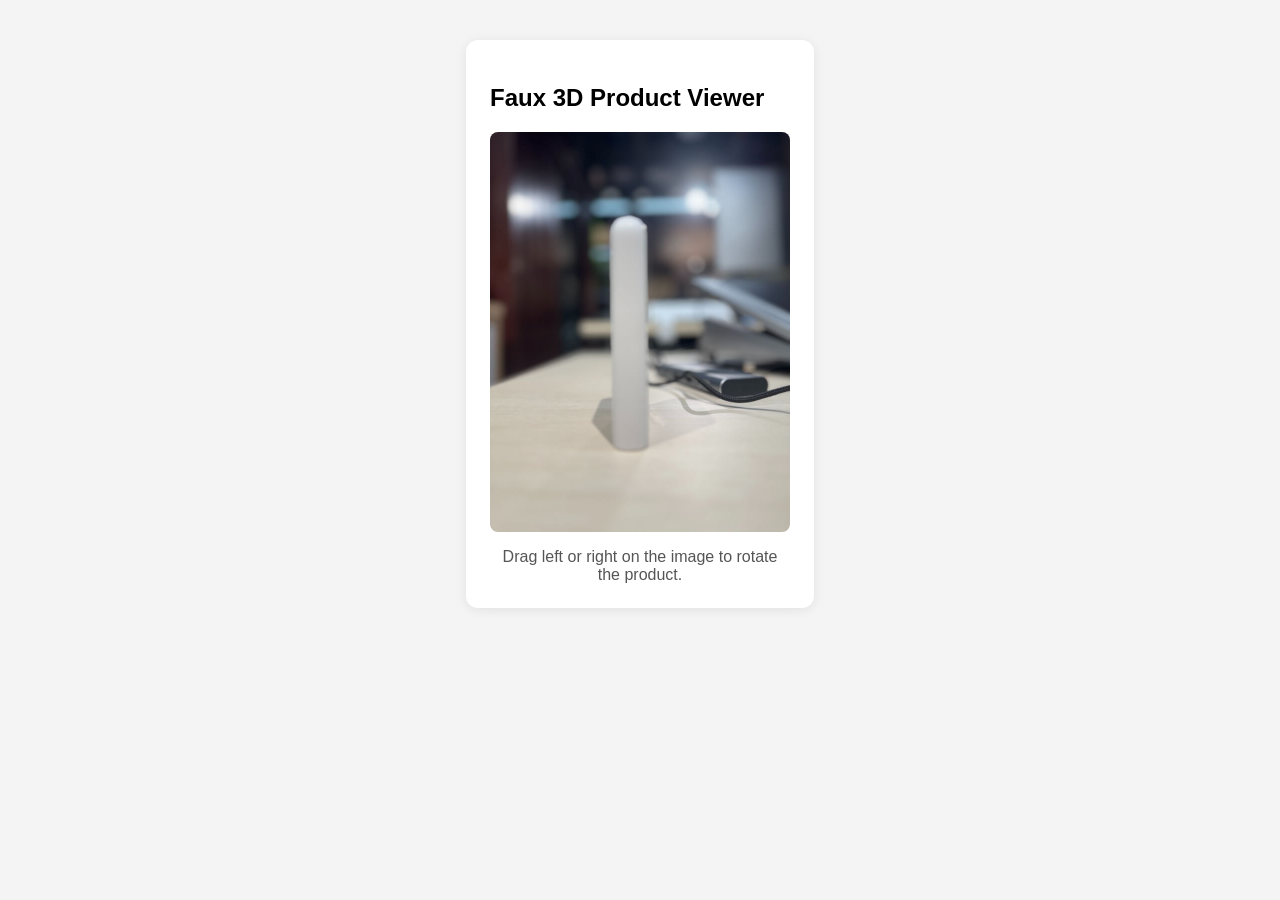
<file: faux-3d-imagery/demo-3d-viewer.html>
<!DOCTYPE html>
<html lang="en">
  <head>
    <meta charset="UTF-8" />
    <meta name="viewport" content="width=device-width, initial-scale=1.0" />
    <title>Faux 3D Image Viewer Demo</title>
    <style>
      body {
        font-family: sans-serif;
        background: #f4f4f4;
      }
      .container {
        max-width: 300px;
        margin: 40px auto;
        background: #fff;
        padding: 24px;
        border-radius: 12px;
        box-shadow: 0 2px 12px rgba(0, 0, 0, 0.08);
      }
      .viewer {
        width: 100%;
        height: 400px;
        background: #222;
        display: flex;
        align-items: center;
        justify-content: center;
        overflow: hidden;
        border-radius: 8px;
        cursor: ew-resize;
        user-select: none;
        position: relative;
      }
      .viewer img {
        max-width: 100%;
        max-height: 100%;
        display: block;
        margin: 0 auto;
        pointer-events: none;
        transition: opacity 0.1s;
      }
      .instructions {
        margin-top: 16px;
        color: #555;
        text-align: center;
      }
    </style>
  </head>
  <body>
    <div class="container">
      <h2>Faux 3D Product Viewer</h2>
      <div class="viewer" id="viewer">
        <img id="productImage" src="img/1.jpg" alt="3D Product View" />
      </div>
      <div class="instructions">
        Drag left or right on the image to rotate the product.
      </div>
    </div>
    <script>
      // Wikimedia Commons mug images (different mugs, demo only)
      const images = [
        "img/1.jpg",
        "img/2.jpg",
        "img/3.jpg",
        "img/4.jpg",
        "img/5.jpg",
        "img/6.jpg",
        "img/7.jpg",
        "img/8.jpg",
        "img/9.jpg",
      ];
      let currentIndex = 0;
      let isDragging = false;
      let startX = 0;
      let lastIndex = 0;

      const viewer = document.getElementById("viewer");
      const productImage = document.getElementById("productImage");

      function updateImage(index) {
        productImage.src = images[index];
      }

      viewer.addEventListener("mousedown", (e) => {
        isDragging = true;
        startX = e.clientX;
        lastIndex = currentIndex;
        viewer.style.cursor = "grabbing";
      });
      document.addEventListener("mouseup", () => {
        isDragging = false;
        viewer.style.cursor = "ew-resize";
      });
      document.addEventListener("mousemove", (e) => {
        if (!isDragging) return;
        const dx = e.clientX - startX;
        const sensitivity = 20; // pixels per image
        let newIndex = lastIndex + Math.floor(dx / sensitivity);
        newIndex = ((newIndex % images.length) + images.length) % images.length;
        if (newIndex !== currentIndex) {
          currentIndex = newIndex;
          updateImage(currentIndex);
        }
      });
      // Touch support
      viewer.addEventListener("touchstart", (e) => {
        isDragging = true;
        startX = e.touches[0].clientX;
        lastIndex = currentIndex;
      });
      document.addEventListener("touchend", () => {
        isDragging = false;
      });
      document.addEventListener("touchmove", (e) => {
        if (!isDragging) return;
        const dx = e.touches[0].clientX - startX;
        const sensitivity = 20;
        let newIndex = lastIndex + Math.floor(dx / sensitivity);
        newIndex = ((newIndex % images.length) + images.length) % images.length;
        if (newIndex !== currentIndex) {
          currentIndex = newIndex;
          updateImage(currentIndex);
        }
      });
    </script>
  </body>
</html>
</file>
<file: src/output.css>
--background: 220 23.077% 94.902%;

/* base */

--foreground: 233.793 16.022% 35.49%;

/* text */

--muted: 222.857 15.909% 82.745%;

/* surface0 */

--muted-foreground: 233.333 12.796% 41.373%;

/* subtext1 */

--popover: 220 23.077% 94.902%;

/* base */

--popover-foreground: 233.793 16.022% 35.49%;

/* text */

--card: 220 23.077% 94.902%;

/* base */

--card-foreground: 233.793 16.022% 35.49%;

/* text */

--border: 225 13.559% 76.863%;

/* surface1 */

--input: 225 13.559% 76.863%;

/* surface1 */

--primary: 21.975 99.184% 51.961%;

/* peach */

--primary-foreground: 220 23.077% 94.902%;

/* base */

--secondary: 222.857 15.909% 82.745%;

/* surface0 */

--secondary-foreground: 233.793 16.022% 35.49%;

/* text */

--accent: 222.857 15.909% 82.745%;

/* surface0 */

--accent-foreground: 233.793 16.022% 35.49%;

/* text */

--destructive: 347.077 86.667% 44.118%;

/* red */

--destructive-foreground: 220 21.951% 91.961%;

/* mantle */

--ring: 233.793 16.022% 35.49%;

/* text */

--radius: 0.5rem;

/* ! tailwindcss v3.4.4 | MIT License | https://tailwindcss.com */

/*
1. Prevent padding and border from affecting element width. (https://github.com/mozdevs/cssremedy/issues/4)
2. Allow adding a border to an element by just adding a border-width. (https://github.com/tailwindcss/tailwindcss/pull/116)
*/

*,
::before,
::after {
  box-sizing: border-box;
  /* 1 */
  border-width: 0;
  /* 2 */
  border-style: solid;
  /* 2 */
  border-color: #e5e7eb;
  /* 2 */
}

::before,
::after {
  --tw-content: '';
}

/*
1. Use a consistent sensible line-height in all browsers.
2. Prevent adjustments of font size after orientation changes in iOS.
3. Use a more readable tab size.
4. Use the user's configured `sans` font-family by default.
5. Use the user's configured `sans` font-feature-settings by default.
6. Use the user's configured `sans` font-variation-settings by default.
7. Disable tap highlights on iOS
*/

html,
:host {
  line-height: 1.5;
  /* 1 */
  -webkit-text-size-adjust: 100%;
  /* 2 */
  -moz-tab-size: 4;
  /* 3 */
  -o-tab-size: 4;
     tab-size: 4;
  /* 3 */
  font-family: ui-sans-serif, system-ui, sans-serif, "Apple Color Emoji", "Segoe UI Emoji", "Segoe UI Symbol", "Noto Color Emoji";
  /* 4 */
  font-feature-settings: normal;
  /* 5 */
  font-variation-settings: normal;
  /* 6 */
  -webkit-tap-highlight-color: transparent;
  /* 7 */
}

/*
1. Remove the margin in all browsers.
2. Inherit line-height from `html` so users can set them as a class directly on the `html` element.
*/

body {
  margin: 0;
  /* 1 */
  line-height: inherit;
  /* 2 */
}

/*
1. Add the correct height in Firefox.
2. Correct the inheritance of border color in Firefox. (https://bugzilla.mozilla.org/show_bug.cgi?id=190655)
3. Ensure horizontal rules are visible by default.
*/

hr {
  height: 0;
  /* 1 */
  color: inherit;
  /* 2 */
  border-top-width: 1px;
  /* 3 */
}

/*
Add the correct text decoration in Chrome, Edge, and Safari.
*/

abbr:where([title]) {
  -webkit-text-decoration: underline dotted;
          text-decoration: underline dotted;
}

/*
Remove the default font size and weight for headings.
*/

h1,
h2,
h3,
h4,
h5,
h6 {
  font-size: inherit;
  font-weight: inherit;
}

/*
Reset links to optimize for opt-in styling instead of opt-out.
*/

a {
  color: inherit;
  text-decoration: inherit;
}

/*
Add the correct font weight in Edge and Safari.
*/

b,
strong {
  font-weight: bolder;
}

/*
1. Use the user's configured `mono` font-family by default.
2. Use the user's configured `mono` font-feature-settings by default.
3. Use the user's configured `mono` font-variation-settings by default.
4. Correct the odd `em` font sizing in all browsers.
*/

code,
kbd,
samp,
pre {
  font-family: ui-monospace, SFMono-Regular, Menlo, Monaco, Consolas, "Liberation Mono", "Courier New", monospace;
  /* 1 */
  font-feature-settings: normal;
  /* 2 */
  font-variation-settings: normal;
  /* 3 */
  font-size: 1em;
  /* 4 */
}

/*
Add the correct font size in all browsers.
*/

small {
  font-size: 80%;
}

/*
Prevent `sub` and `sup` elements from affecting the line height in all browsers.
*/

sub,
sup {
  font-size: 75%;
  line-height: 0;
  position: relative;
  vertical-align: baseline;
}

sub {
  bottom: -0.25em;
}

sup {
  top: -0.5em;
}

/*
1. Remove text indentation from table contents in Chrome and Safari. (https://bugs.chromium.org/p/chromium/issues/detail?id=999088, https://bugs.webkit.org/show_bug.cgi?id=201297)
2. Correct table border color inheritance in all Chrome and Safari. (https://bugs.chromium.org/p/chromium/issues/detail?id=935729, https://bugs.webkit.org/show_bug.cgi?id=195016)
3. Remove gaps between table borders by default.
*/

table {
  text-indent: 0;
  /* 1 */
  border-color: inherit;
  /* 2 */
  border-collapse: collapse;
  /* 3 */
}

/*
1. Change the font styles in all browsers.
2. Remove the margin in Firefox and Safari.
3. Remove default padding in all browsers.
*/

button,
input,
optgroup,
select,
textarea {
  font-family: inherit;
  /* 1 */
  font-feature-settings: inherit;
  /* 1 */
  font-variation-settings: inherit;
  /* 1 */
  font-size: 100%;
  /* 1 */
  font-weight: inherit;
  /* 1 */
  line-height: inherit;
  /* 1 */
  letter-spacing: inherit;
  /* 1 */
  color: inherit;
  /* 1 */
  margin: 0;
  /* 2 */
  padding: 0;
  /* 3 */
}

/*
Remove the inheritance of text transform in Edge and Firefox.
*/

button,
select {
  text-transform: none;
}

/*
1. Correct the inability to style clickable types in iOS and Safari.
2. Remove default button styles.
*/

button,
input:where([type='button']),
input:where([type='reset']),
input:where([type='submit']) {
  -webkit-appearance: button;
  /* 1 */
  background-color: transparent;
  /* 2 */
  background-image: none;
  /* 2 */
}

/*
Use the modern Firefox focus style for all focusable elements.
*/

:-moz-focusring {
  outline: auto;
}

/*
Remove the additional `:invalid` styles in Firefox. (https://github.com/mozilla/gecko-dev/blob/2f9eacd9d3d995c937b4251a5557d95d494c9be1/layout/style/res/forms.css#L728-L737)
*/

:-moz-ui-invalid {
  box-shadow: none;
}

/*
Add the correct vertical alignment in Chrome and Firefox.
*/

progress {
  vertical-align: baseline;
}

/*
Correct the cursor style of increment and decrement buttons in Safari.
*/

::-webkit-inner-spin-button,
::-webkit-outer-spin-button {
  height: auto;
}

/*
1. Correct the odd appearance in Chrome and Safari.
2. Correct the outline style in Safari.
*/

[type='search'] {
  -webkit-appearance: textfield;
  /* 1 */
  outline-offset: -2px;
  /* 2 */
}

/*
Remove the inner padding in Chrome and Safari on macOS.
*/

::-webkit-search-decoration {
  -webkit-appearance: none;
}

/*
1. Correct the inability to style clickable types in iOS and Safari.
2. Change font properties to `inherit` in Safari.
*/

::-webkit-file-upload-button {
  -webkit-appearance: button;
  /* 1 */
  font: inherit;
  /* 2 */
}

/*
Add the correct display in Chrome and Safari.
*/

summary {
  display: list-item;
}

/*
Removes the default spacing and border for appropriate elements.
*/

blockquote,
dl,
dd,
h1,
h2,
h3,
h4,
h5,
h6,
hr,
figure,
p,
pre {
  margin: 0;
}

fieldset {
  margin: 0;
  padding: 0;
}

legend {
  padding: 0;
}

ol,
ul,
menu {
  list-style: none;
  margin: 0;
  padding: 0;
}

/*
Reset default styling for dialogs.
*/

dialog {
  padding: 0;
}

/*
Prevent resizing textareas horizontally by default.
*/

textarea {
  resize: vertical;
}

/*
1. Reset the default placeholder opacity in Firefox. (https://github.com/tailwindlabs/tailwindcss/issues/3300)
2. Set the default placeholder color to the user's configured gray 400 color.
*/

input::-moz-placeholder, textarea::-moz-placeholder {
  opacity: 1;
  /* 1 */
  color: #9ca3af;
  /* 2 */
}

input::placeholder,
textarea::placeholder {
  opacity: 1;
  /* 1 */
  color: #9ca3af;
  /* 2 */
}

/*
Set the default cursor for buttons.
*/

button,
[role="button"] {
  cursor: pointer;
}

/*
Make sure disabled buttons don't get the pointer cursor.
*/

:disabled {
  cursor: default;
}

/*
1. Make replaced elements `display: block` by default. (https://github.com/mozdevs/cssremedy/issues/14)
2. Add `vertical-align: middle` to align replaced elements more sensibly by default. (https://github.com/jensimmons/cssremedy/issues/14#issuecomment-634934210)
   This can trigger a poorly considered lint error in some tools but is included by design.
*/

img,
svg,
video,
canvas,
audio,
iframe,
embed,
object {
  display: block;
  /* 1 */
  vertical-align: middle;
  /* 2 */
}

/*
Constrain images and videos to the parent width and preserve their intrinsic aspect ratio. (https://github.com/mozdevs/cssremedy/issues/14)
*/

img,
video {
  max-width: 100%;
  height: auto;
}

/* Make elements with the HTML hidden attribute stay hidden by default */

[hidden] {
  display: none;
}

*, ::before, ::after {
  --tw-border-spacing-x: 0;
  --tw-border-spacing-y: 0;
  --tw-translate-x: 0;
  --tw-translate-y: 0;
  --tw-rotate: 0;
  --tw-skew-x: 0;
  --tw-skew-y: 0;
  --tw-scale-x: 1;
  --tw-scale-y: 1;
  --tw-pan-x:  ;
  --tw-pan-y:  ;
  --tw-pinch-zoom:  ;
  --tw-scroll-snap-strictness: proximity;
  --tw-gradient-from-position:  ;
  --tw-gradient-via-position:  ;
  --tw-gradient-to-position:  ;
  --tw-ordinal:  ;
  --tw-slashed-zero:  ;
  --tw-numeric-figure:  ;
  --tw-numeric-spacing:  ;
  --tw-numeric-fraction:  ;
  --tw-ring-inset:  ;
  --tw-ring-offset-width: 0px;
  --tw-ring-offset-color: #fff;
  --tw-ring-color: rgb(59 130 246 / 0.5);
  --tw-ring-offset-shadow: 0 0 #0000;
  --tw-ring-shadow: 0 0 #0000;
  --tw-shadow: 0 0 #0000;
  --tw-shadow-colored: 0 0 #0000;
  --tw-blur:  ;
  --tw-brightness:  ;
  --tw-contrast:  ;
  --tw-grayscale:  ;
  --tw-hue-rotate:  ;
  --tw-invert:  ;
  --tw-saturate:  ;
  --tw-sepia:  ;
  --tw-drop-shadow:  ;
  --tw-backdrop-blur:  ;
  --tw-backdrop-brightness:  ;
  --tw-backdrop-contrast:  ;
  --tw-backdrop-grayscale:  ;
  --tw-backdrop-hue-rotate:  ;
  --tw-backdrop-invert:  ;
  --tw-backdrop-opacity:  ;
  --tw-backdrop-saturate:  ;
  --tw-backdrop-sepia:  ;
  --tw-contain-size:  ;
  --tw-contain-layout:  ;
  --tw-contain-paint:  ;
  --tw-contain-style:  ;
}

::backdrop {
  --tw-border-spacing-x: 0;
  --tw-border-spacing-y: 0;
  --tw-translate-x: 0;
  --tw-translate-y: 0;
  --tw-rotate: 0;
  --tw-skew-x: 0;
  --tw-skew-y: 0;
  --tw-scale-x: 1;
  --tw-scale-y: 1;
  --tw-pan-x:  ;
  --tw-pan-y:  ;
  --tw-pinch-zoom:  ;
  --tw-scroll-snap-strictness: proximity;
  --tw-gradient-from-position:  ;
  --tw-gradient-via-position:  ;
  --tw-gradient-to-position:  ;
  --tw-ordinal:  ;
  --tw-slashed-zero:  ;
  --tw-numeric-figure:  ;
  --tw-numeric-spacing:  ;
  --tw-numeric-fraction:  ;
  --tw-ring-inset:  ;
  --tw-ring-offset-width: 0px;
  --tw-ring-offset-color: #fff;
  --tw-ring-color: rgb(59 130 246 / 0.5);
  --tw-ring-offset-shadow: 0 0 #0000;
  --tw-ring-shadow: 0 0 #0000;
  --tw-shadow: 0 0 #0000;
  --tw-shadow-colored: 0 0 #0000;
  --tw-blur:  ;
  --tw-brightness:  ;
  --tw-contrast:  ;
  --tw-grayscale:  ;
  --tw-hue-rotate:  ;
  --tw-invert:  ;
  --tw-saturate:  ;
  --tw-sepia:  ;
  --tw-drop-shadow:  ;
  --tw-backdrop-blur:  ;
  --tw-backdrop-brightness:  ;
  --tw-backdrop-contrast:  ;
  --tw-backdrop-grayscale:  ;
  --tw-backdrop-hue-rotate:  ;
  --tw-backdrop-invert:  ;
  --tw-backdrop-opacity:  ;
  --tw-backdrop-saturate:  ;
  --tw-backdrop-sepia:  ;
  --tw-contain-size:  ;
  --tw-contain-layout:  ;
  --tw-contain-paint:  ;
  --tw-contain-style:  ;
}

.absolute {
  position: absolute;
}

.mx-auto {
  margin-left: auto;
  margin-right: auto;
}

.mt-4 {
  margin-top: 1rem;
}

.flex {
  display: flex;
}

.min-h-\[100dvh\] {
  min-height: 100dvh;
}

.min-h-\[100vh\] {
  min-height: 100vh;
}

.max-w-md {
  max-width: 28rem;
}

.transform {
  transform: translate(var(--tw-translate-x), var(--tw-translate-y)) rotate(var(--tw-rotate)) skewX(var(--tw-skew-x)) skewY(var(--tw-skew-y)) scaleX(var(--tw-scale-x)) scaleY(var(--tw-scale-y));
}

@keyframes bounce {
  0%, 100% {
    transform: translateY(-25%);
    animation-timing-function: cubic-bezier(0.8,0,1,1);
  }

  50% {
    transform: none;
    animation-timing-function: cubic-bezier(0,0,0.2,1);
  }
}

.animate-\[bounce_2s_ease-in-out_infinite\] {
  animation: bounce 2s ease-in-out infinite;
}

.cursor-default {
  cursor: default;
}

.flex-col {
  flex-direction: column;
}

.items-center {
  align-items: center;
}

.justify-center {
  justify-content: center;
}

.overflow-hidden {
  overflow: hidden;
}

.bg-gradient-to-r {
  background-image: linear-gradient(to right, var(--tw-gradient-stops));
}

.px-4 {
  padding-left: 1rem;
  padding-right: 1rem;
}

.py-12 {
  padding-top: 3rem;
  padding-bottom: 3rem;
}

.text-center {
  text-align: center;
}

.text-6xl {
  font-size: 3.75rem;
  line-height: 1;
}

.font-bold {
  font-weight: 700;
}

.tracking-tight {
  letter-spacing: -0.025em;
}

.transition {
  transition-property: color, background-color, border-color, text-decoration-color, fill, stroke, opacity, box-shadow, transform, filter, -webkit-backdrop-filter;
  transition-property: color, background-color, border-color, text-decoration-color, fill, stroke, opacity, box-shadow, transform, filter, backdrop-filter;
  transition-property: color, background-color, border-color, text-decoration-color, fill, stroke, opacity, box-shadow, transform, filter, backdrop-filter, -webkit-backdrop-filter;
  transition-timing-function: cubic-bezier(0.4, 0, 0.2, 1);
  transition-duration: 150ms;
}

@media (min-width: 640px) {
  .sm\:px-6 {
    padding-left: 1.5rem;
    padding-right: 1.5rem;
  }

  .sm\:text-6xl {
    font-size: 3.75rem;
    line-height: 1;
  }
}

@media (min-width: 1024px) {
  .lg\:px-8 {
    padding-left: 2rem;
    padding-right: 2rem;
  }
}
</file>
